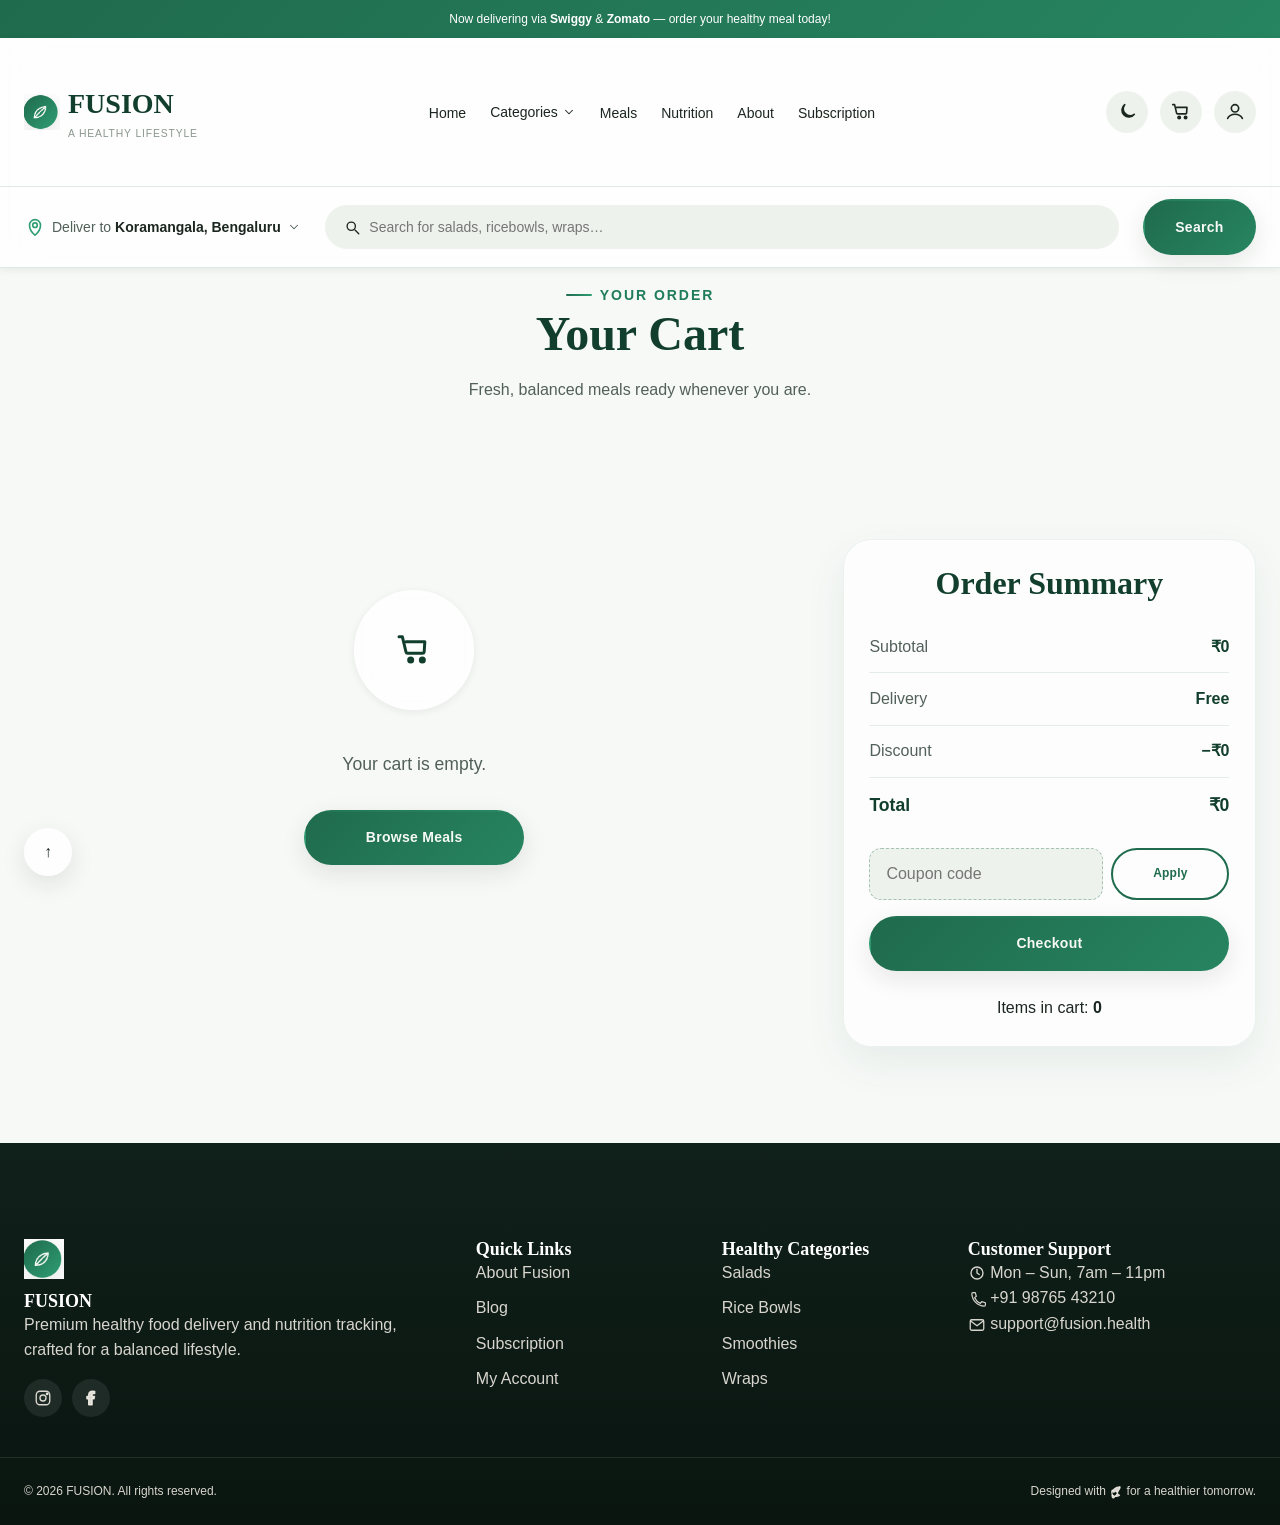
<file: Fusion/cart.html>
﻿<!DOCTYPE html>
<html lang="en">
<head>
  <meta charset="UTF-8">
  <meta name="viewport" content="width=device-width, initial-scale=1.0">
  <script>(function(){try{var t=localStorage.getItem("fusion_theme")||(matchMedia("(prefers-color-scheme: dark)").matches?"dark":"light");document.documentElement.setAttribute("data-theme",t);}catch(e){}})();</script>
  <title>Your Cart | FUSION</title>
  <meta name="description" content="Review your healthy meals and checkout with FUSION.">
  <link rel="canonical" href="cart.html">
  <link rel="stylesheet" href="css/variables.css">
  <link rel="stylesheet" href="css/style.css">
  <link rel="stylesheet" href="css/components.css">
  <link rel="stylesheet" href="css/animations.css">
  <link rel="stylesheet" href="css/responsive.css">
</head>
<body>
  <a class="skip-link" href="#main">Skip to main content</a>

  <div class="promo-bar">
    <svg class="icon promo-bar__truck" aria-hidden="true"><use href="images/icons/sprite.svg#icon-truck"></use></svg>
    <span>Now delivering via <strong>Swiggy</strong> &amp; <strong>Zomato</strong> — order your healthy meal today!</span>
  </div>

  <header>
    <nav class="navbar" aria-label="Primary navigation">
      <div class="container navbar__inner">
        <a href="index.html" class="navbar__brand">
          <span class="navbar__brand-mark" aria-hidden="true"><img src="images/icons/fusion-logo.png" alt="Fusion logo" class="navbar__brand-logo"></span>
          <span>FUSION<span class="navbar__brand-tagline">A Healthy Lifestyle</span></span>
        </a>

        <input type="checkbox" id="nav-toggle" class="navbar__toggle-input visually-hidden" aria-hidden="true">
        <label for="nav-toggle" class="navbar__toggle" aria-label="Toggle navigation menu">
          <span></span><span></span><span></span>
        </label>

        <ul class="navbar__menu" id="primary-menu">
          <li><a href="index.html">Home</a></li>
          <li class="navbar__dropdown">
            <a href="categories.html">Categories <svg class="icon navbar__dropdown__chevron"><use href="images/icons/sprite.svg#icon-chevron-down"></use></svg></a>
            <div class="navbar__dropdown__panel navbar__mega-menu">
              <div class="navbar__mega-menu__inner">
                <div class="navbar__dropdown__col">
                  <h4>Fresh &amp; Light</h4>
                  <a href="products.html?category=healthy-salads">Healthy Salads</a>
                  <a href="products.html?category=veg-rice-bowls">Veg Rice Bowls</a>
                  <a href="products.html?category=non-veg-rice-bowls">Non-Veg Rice Bowls</a>
                </div>
                <div class="navbar__dropdown__col">
                  <h4>Bread &amp; Wraps</h4>
                  <a href="products.html?category=sandwiches">Sandwiches</a>
                  <a href="products.html?category=wraps">Wraps</a>
                </div>
                <div class="navbar__dropdown__col">
                  <h4>Sweet &amp; Drinks</h4>
                  <a href="products.html?category=pancakes">Pancakes</a>
                  <a href="products.html?category=smoothies">Smoothies</a>
                  <a href="products.html?category=healthy-cakes">Healthy Cakes</a>
                </div>
                <div class="navbar__dropdown__col">
                  <h4>Meal Plans</h4>
                  <a href="subscription.html">Weekly Plans</a>
                  <a href="subscription.html">Monthly Plans</a>
                </div>
                <a href="categories.html" class="navbar__dropdown__viewall">View All Categories &rarr;</a>
              </div>
            </div>
          </li>
          <li><a href="products.html">Meals</a></li>
          <li><a href="nutrition.html">Nutrition</a></li>
          <li><a href="about.html">About</a></li>
          <li><a href="subscription.html">Subscription</a></li>
        </ul>

        <div class="navbar__actions">
          <button type="button" class="navbar__icon-btn theme-toggle" id="theme-toggle" aria-pressed="false" aria-label="Switch to dark mode"><svg class="icon icon--moon"><use href="images/icons/sprite.svg#icon-moon"></use></svg><svg class="icon icon--sun"><use href="images/icons/sprite.svg#icon-sun"></use></svg></button>
          <a href="cart.html" class="navbar__icon-btn" id="cart-icon" aria-label="View cart"><svg class="icon"><use href="images/icons/sprite.svg#icon-cart"></use></svg><span class="navbar__badge" data-cart-count>0</span></a>
          <div class="navbar__dropdown navbar__dropdown--account">
            <a href="login.html" class="navbar__icon-btn" id="account-icon" aria-label="Account / Login"><svg class="icon"><use href="images/icons/sprite.svg#icon-user"></use></svg></a>
            <div class="navbar__dropdown__panel">
              <a href="login.html"><svg class="icon icon--sm"><use href="images/icons/sprite.svg#icon-user"></use></svg> Login</a>
              <a href="signup.html"><svg class="icon icon--sm"><use href="images/icons/sprite.svg#icon-user"></use></svg> Sign Up</a>
            </div>
          </div>
        </div>
      </div>

      <form class="navbar__searchrow container" role="search" action="products.html" method="get">
        <div class="navbar__location">
          <svg class="icon icon--pin" aria-hidden="true"><use href="images/icons/sprite.svg#icon-map-pin"></use></svg>
          <span>Deliver to <strong>Koramangala, Bengaluru</strong></span>
          <svg class="icon icon--chev" aria-hidden="true"><use href="images/icons/sprite.svg#icon-chevron-down"></use></svg>
        </div>
        <div class="search-box" style="flex:1;">
          <svg class="icon icon--sm" aria-hidden="true"><use href="images/icons/sprite.svg#icon-search"></use></svg>
          <label for="header-search-input" class="visually-hidden">Search meals</label>
          <input type="search" id="header-search-input" name="q" placeholder="Search for salads, ricebowls, wraps…" autocomplete="off">
        </div>
        <button type="submit" class="btn btn--primary">Search</button>
      </form>
    </nav>
  </header>

  <main id="main" class="container section">
    <div class="section-heading reveal">
      <p class="eyebrow">Your Order</p>
      <h1>Your Cart</h1>
      <p>Fresh, balanced meals ready whenever you are.</p>
    </div>

    <section class="cart-layout" aria-label="Shopping cart section">
      <div class="cart-items" id="cart-items" aria-live="polite"></div>

      <aside class="order-summary">
        <h2>Order Summary</h2>
        <div class="order-summary__row"><span>Subtotal</span><strong id="cart-subtotal">₹0</strong></div>
        <div class="order-summary__row"><span>Delivery</span><strong id="cart-delivery">Free</strong></div>
        <div class="order-summary__row"><span>Discount</span><strong id="cart-discount">−₹0</strong></div>
        <div class="order-summary__row order-summary__total"><span>Total</span><strong id="cart-total">₹0</strong></div>

        <label for="coupon-code" class="visually-hidden">Coupon code</label>
        <div class="coupon-box">
          <input type="text" id="coupon-code" placeholder="Coupon code">
          <button type="button" class="btn btn--outline btn--sm" data-action="apply-coupon">Apply</button>
        </div>

        <button type="button" class="btn btn--primary btn--block" data-action="checkout">Checkout</button>
        <div class="mt-md text-center">
          <span class="text-sm muted">Items in cart: <strong id="cart-item-count">0</strong></span>
        </div>
      </aside>
    </section>
  </main>

  <footer class="footer">
    <div class="container footer__grid">
      <div>
        <span class="footer__brand-mark" aria-hidden="true"><img src="images/icons/fusion-logo.png" alt="Fusion logo" class="footer__brand-logo"></span>
        <h4>FUSION</h4>
        <p>Premium healthy food delivery and nutrition tracking, crafted for a balanced lifestyle.</p>
        <div class="footer__socials">
          <a href="#" aria-label="FUSION Health Cafe on Instagram (@fusionhealthcafe)"><svg class="icon icon--sm"><use href="images/icons/sprite.svg#icon-instagram"></use></svg></a>
          <a href="#" aria-label="FUSION Health Cafe on Facebook (fusion_health_cafe)"><svg class="icon icon--sm"><use href="images/icons/sprite.svg#icon-facebook"></use></svg></a>
        </div>
      </div>
      <div>
        <h4>Quick Links</h4>
        <ul class="footer__links">
          <li><a href="about.html">About Fusion</a></li>
          <li><a href="about.html#journal">Blog</a></li>
          <li><a href="subscription.html">Subscription</a></li>
          <li><a href="profile.html">My Account</a></li>
        </ul>
      </div>
      <div>
        <h4>Healthy Categories</h4>
        <ul class="footer__links">
          <li><a href="categories.html">Salads</a></li>
          <li><a href="categories.html">Rice Bowls</a></li>
          <li><a href="categories.html">Smoothies</a></li>
          <li><a href="categories.html">Wraps</a></li>
        </ul>
      </div>
      <div>
        <h4>Customer Support</h4>
        <p><svg class="icon icon--sm"><use href="images/icons/sprite.svg#icon-clock"></use></svg> Mon &ndash; Sun, 7am &ndash; 11pm</p>
        <p><svg class="icon icon--sm"><use href="images/icons/sprite.svg#icon-phone"></use></svg> +91 98765 43210</p>
        <p><svg class="icon icon--sm"><use href="images/icons/sprite.svg#icon-envelope"></use></svg> support@fusion.health</p>
      </div>
    </div>
    <div class="container footer__bottom">
      <p>&copy; 2026 FUSION. All rights reserved.</p>
      <p>Designed with <svg class="icon icon--xs" style="color:var(--color-secondary);"><use href="images/icons/sprite.svg#icon-leaf"></use></svg> for a healthier tomorrow.</p>
    </div>
  </footer>

  <a href="#main" class="back-to-top" aria-label="Back to top">↑</a>

  <script src="js/api.js"></script>
  <script src="js/cart.js"></script>
  <script src="js/render.js"></script>
  <script src="js/main.js"></script>
</body>
</html>
</file>
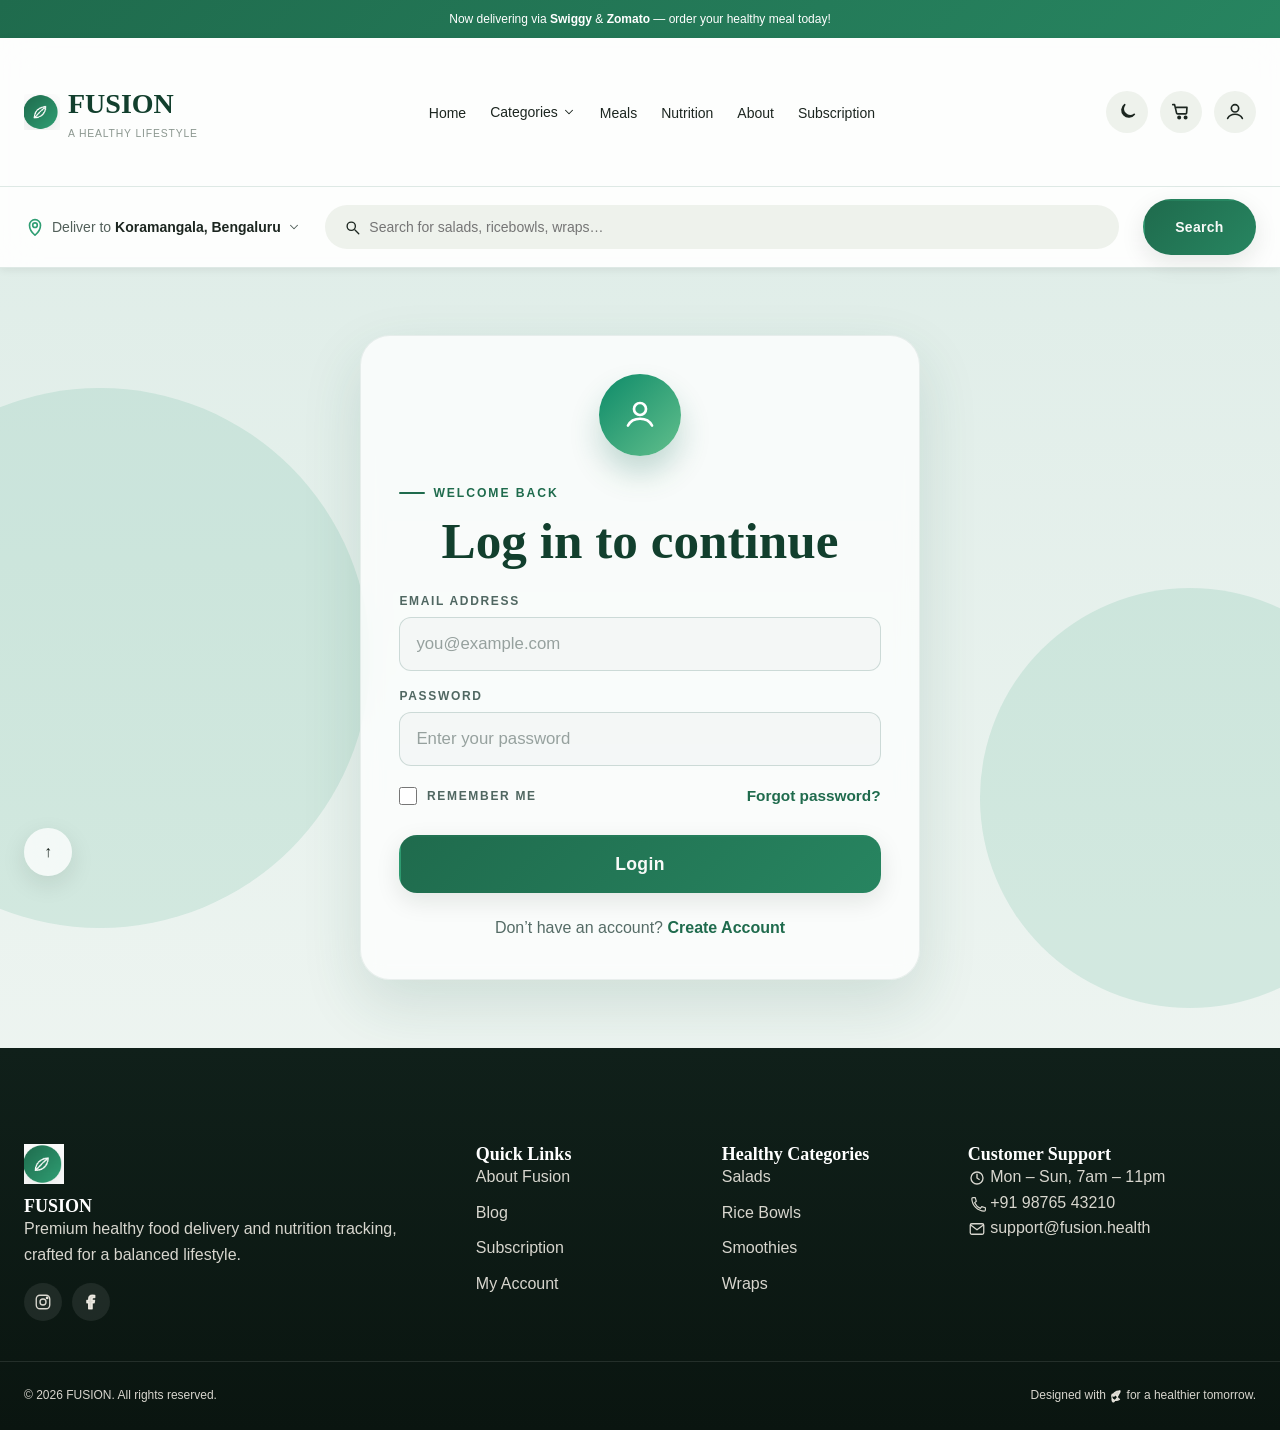
<file: Fusion/login.html>
﻿<!DOCTYPE html>
<html lang="en">
<head>
  <meta charset="UTF-8">
  <meta name="viewport" content="width=device-width, initial-scale=1.0">
  <script>(function(){try{var t=localStorage.getItem("fusion_theme")||(matchMedia("(prefers-color-scheme: dark)").matches?"dark":"light");document.documentElement.setAttribute("data-theme",t);}catch(e){}})();</script>
  <title>Login | FUSION</title>
  <meta name="description" content="Log in to your FUSION account and continue your healthy lifestyle plan.">
  <link rel="canonical" href="login.html">
  <link rel="stylesheet" href="css/variables.css">
  <link rel="stylesheet" href="css/style.css">
  <link rel="stylesheet" href="css/components.css">
  <link rel="stylesheet" href="css/animations.css">
  <link rel="stylesheet" href="css/responsive.css">
</head>
<body>
  <a class="skip-link" href="#main">Skip to main content</a>

  <div class="promo-bar">
    <svg class="icon promo-bar__truck" aria-hidden="true"><use href="images/icons/sprite.svg#icon-truck"></use></svg>
    <span>Now delivering via <strong>Swiggy</strong> &amp; <strong>Zomato</strong> — order your healthy meal today!</span>
  </div>

  <header>
    <nav class="navbar" aria-label="Primary navigation">
      <div class="container navbar__inner">
        <a href="index.html" class="navbar__brand">
          <span class="navbar__brand-mark" aria-hidden="true"><img src="images/icons/fusion-logo.png" alt="Fusion logo" class="navbar__brand-logo"></span>
          <span>FUSION<span class="navbar__brand-tagline">A Healthy Lifestyle</span></span>
        </a>

        <input type="checkbox" id="nav-toggle" class="navbar__toggle-input visually-hidden" aria-hidden="true">
        <label for="nav-toggle" class="navbar__toggle" aria-label="Toggle navigation menu">
          <span></span><span></span><span></span>
        </label>

        <ul class="navbar__menu" id="primary-menu">
          <li><a href="index.html">Home</a></li>
          <li class="navbar__dropdown">
            <a href="categories.html">Categories <svg class="icon navbar__dropdown__chevron"><use href="images/icons/sprite.svg#icon-chevron-down"></use></svg></a>
            <div class="navbar__dropdown__panel navbar__mega-menu">
              <div class="navbar__mega-menu__inner">
                <div class="navbar__dropdown__col">
                  <h4>Fresh &amp; Light</h4>
                  <a href="products.html?category=healthy-salads">Healthy Salads</a>
                  <a href="products.html?category=veg-rice-bowls">Veg Rice Bowls</a>
                  <a href="products.html?category=non-veg-rice-bowls">Non-Veg Rice Bowls</a>
                </div>
                <div class="navbar__dropdown__col">
                  <h4>Bread &amp; Wraps</h4>
                  <a href="products.html?category=sandwiches">Sandwiches</a>
                  <a href="products.html?category=wraps">Wraps</a>
                </div>
                <div class="navbar__dropdown__col">
                  <h4>Sweet &amp; Drinks</h4>
                  <a href="products.html?category=pancakes">Pancakes</a>
                  <a href="products.html?category=smoothies">Smoothies</a>
                  <a href="products.html?category=healthy-cakes">Healthy Cakes</a>
                </div>
                <div class="navbar__dropdown__col">
                  <h4>Meal Plans</h4>
                  <a href="subscription.html">Weekly Plans</a>
                  <a href="subscription.html">Monthly Plans</a>
                </div>
                <a href="categories.html" class="navbar__dropdown__viewall">View All Categories &rarr;</a>
              </div>
            </div>
          </li>
          <li><a href="products.html">Meals</a></li>
          <li><a href="nutrition.html">Nutrition</a></li>
          <li><a href="about.html">About</a></li>
          <li><a href="subscription.html">Subscription</a></li>
        </ul>

        <div class="navbar__actions">
          <button type="button" class="navbar__icon-btn theme-toggle" id="theme-toggle" aria-pressed="false" aria-label="Switch to dark mode"><svg class="icon icon--moon"><use href="images/icons/sprite.svg#icon-moon"></use></svg><svg class="icon icon--sun"><use href="images/icons/sprite.svg#icon-sun"></use></svg></button>
          <a href="cart.html" class="navbar__icon-btn" id="cart-icon" aria-label="View cart"><svg class="icon"><use href="images/icons/sprite.svg#icon-cart"></use></svg><span class="navbar__badge" data-cart-count>0</span></a>
          <div class="navbar__dropdown navbar__dropdown--account">
            <a href="login.html" class="navbar__icon-btn" id="account-icon" aria-label="Account / Login"><svg class="icon"><use href="images/icons/sprite.svg#icon-user"></use></svg></a>
            <div class="navbar__dropdown__panel">
              <a href="login.html"><svg class="icon icon--sm"><use href="images/icons/sprite.svg#icon-user"></use></svg> Login</a>
              <a href="signup.html"><svg class="icon icon--sm"><use href="images/icons/sprite.svg#icon-user"></use></svg> Sign Up</a>
            </div>
          </div>
        </div>
      </div>

      <form class="navbar__searchrow container" role="search" action="products.html" method="get">
        <div class="navbar__location">
          <svg class="icon icon--pin" aria-hidden="true"><use href="images/icons/sprite.svg#icon-map-pin"></use></svg>
          <span>Deliver to <strong>Koramangala, Bengaluru</strong></span>
          <svg class="icon icon--chev" aria-hidden="true"><use href="images/icons/sprite.svg#icon-chevron-down"></use></svg>
        </div>
        <div class="search-box" style="flex:1;">
          <svg class="icon icon--sm" aria-hidden="true"><use href="images/icons/sprite.svg#icon-search"></use></svg>
          <label for="header-search-input" class="visually-hidden">Search meals</label>
          <input type="search" id="header-search-input" name="q" placeholder="Search for salads, ricebowls, wraps…" autocomplete="off">
        </div>
        <button type="submit" class="btn btn--primary">Search</button>
      </form>
    </nav>
  </header>

  <main id="main" class="auth-page">
    <section class="auth-card reveal" aria-labelledby="login-heading">
      <div class="auth-mark" aria-hidden="true"><svg class="icon icon--xl"><use href="images/icons/sprite.svg#icon-user"></use></svg></div>
      <p class="eyebrow">Welcome back</p>
      <h1 id="login-heading">Log in to continue</h1>

      <form id="login-form" class="auth-form" action="#" method="post">
        <div class="form-field">
          <label for="login-email">Email address</label>
          <input type="email" id="login-email" name="email" placeholder="you@example.com" required>
        </div>

        <div class="form-field">
          <label for="login-password">Password</label>
          <input type="password" id="login-password" name="password" placeholder="Enter your password" required>
        </div>

        <div class="auth-options">
          <label class="form-check"><input type="checkbox"> Remember me</label>
          <a href="#">Forgot password?</a>
        </div>

        <button type="submit" class="btn btn--primary btn--block auth-submit">Login</button>
      </form>

      <p class="auth-switch">Don’t have an account? <a href="signup.html">Create Account</a></p>
    </section>
  </main>

  <footer class="footer">
    <div class="container footer__grid">
      <div>
        <span class="footer__brand-mark" aria-hidden="true"><img src="images/icons/fusion-logo.png" alt="Fusion logo" class="footer__brand-logo"></span>
        <h4>FUSION</h4>
        <p>Premium healthy food delivery and nutrition tracking, crafted for a balanced lifestyle.</p>
        <div class="footer__socials">
          <a href="#" aria-label="FUSION Health Cafe on Instagram (@fusionhealthcafe)"><svg class="icon icon--sm"><use href="images/icons/sprite.svg#icon-instagram"></use></svg></a>
          <a href="#" aria-label="FUSION Health Cafe on Facebook (fusion_health_cafe)"><svg class="icon icon--sm"><use href="images/icons/sprite.svg#icon-facebook"></use></svg></a>
        </div>
      </div>
      <div>
        <h4>Quick Links</h4>
        <ul class="footer__links">
          <li><a href="about.html">About Fusion</a></li>
          <li><a href="about.html#journal">Blog</a></li>
          <li><a href="subscription.html">Subscription</a></li>
          <li><a href="profile.html">My Account</a></li>
        </ul>
      </div>
      <div>
        <h4>Healthy Categories</h4>
        <ul class="footer__links">
          <li><a href="categories.html">Salads</a></li>
          <li><a href="categories.html">Rice Bowls</a></li>
          <li><a href="categories.html">Smoothies</a></li>
          <li><a href="categories.html">Wraps</a></li>
        </ul>
      </div>
      <div>
        <h4>Customer Support</h4>
        <p><svg class="icon icon--sm"><use href="images/icons/sprite.svg#icon-clock"></use></svg> Mon &ndash; Sun, 7am &ndash; 11pm</p>
        <p><svg class="icon icon--sm"><use href="images/icons/sprite.svg#icon-phone"></use></svg> +91 98765 43210</p>
        <p><svg class="icon icon--sm"><use href="images/icons/sprite.svg#icon-envelope"></use></svg> support@fusion.health</p>
      </div>
    </div>
    <div class="container footer__bottom">
      <p>&copy; 2026 FUSION. All rights reserved.</p>
      <p>Designed with <svg class="icon icon--xs" style="color:var(--color-secondary);"><use href="images/icons/sprite.svg#icon-leaf"></use></svg> for a healthier tomorrow.</p>
    </div>
  </footer>

  <a href="#main" class="back-to-top" aria-label="Back to top">↑</a>

  <script src="js/api.js"></script>
  <script src="js/cart.js"></script>
  <script src="js/render.js"></script>
  <script src="js/main.js"></script>
</body>
</html>
</file>
<file: Fusion/css/variables.css>
/* ==========================================================================
   FUSION — DESIGN SYSTEM TOKENS
   A Healthy Lifestyle | Premium Design Variables
   ========================================================================== */

:root {

  /* ---------- BRAND COLORS — "Emerald Professional" ---------- */
  --color-primary: #1f6b4d;          /* Deep Emerald */
  --color-primary-light: #2b8563;
  --color-primary-dark: #123f2d;
  --color-secondary: #2f9e73;        /* Teal-Green */
  --color-secondary-light: #4fbb8e;
  --color-secondary-dark: #1f7d59;
  --color-accent: #e07a3f;           /* Warm Amber-Orange */
  --color-accent-light: #f2985f;
  --color-accent-dark: #b85c26;

  /* ---------- SEMANTIC COLORS ---------- */
  --color-success: #2f9e73;
  --color-warning: #e0a83c;
  --color-danger: #d64545;
  --color-info: #3f8ee3;

  /* ---------- BACKGROUNDS ---------- */
  --color-bg: #f7f9f7;               /* Crisp Cool Off-White */
  --color-bg-alt: #eef4f0;           /* Soft Mint Tint */
  --color-bg-beige: #eef2ec;         /* Cool Light Sage Neutral */
  --color-bg-dark: #10201a;

  /* ---------- CARD / SURFACE ---------- */
  --color-card: #ffffff;
  --color-card-glass: rgba(255, 255, 255, 0.55);
  --color-card-glass-strong: rgba(255, 255, 255, 0.75);
  --color-card-dark-glass: rgba(16, 32, 26, 0.55);

  /* ---------- TEXT ---------- */
  --color-text: #1c2620;
  --color-text-muted: #52605a;
  --color-text-soft: #8b978f;
  --color-text-inverse: #f7f9f7;

  /* ---------- BORDERS ---------- */
  --color-border: rgba(31, 107, 77, 0.14);
  --color-border-light: rgba(255, 255, 255, 0.4);
  --color-border-strong: rgba(31, 107, 77, 0.35);

  /* ---------- SHADOWS ---------- */
  --shadow-sm: 0 2px 8px rgba(16, 25, 20, 0.07);
  --shadow-md: 0 8px 24px rgba(16, 25, 20, 0.10);
  --shadow-lg: 0 16px 40px rgba(16, 25, 20, 0.14);
  --shadow-xl: 0 24px 60px rgba(16, 25, 20, 0.18);
  --shadow-glow-green: 0 0 32px rgba(47, 158, 115, 0.35);
  --shadow-glow-red: 0 0 32px rgba(224, 122, 63, 0.30);
  --shadow-glow-berry: 0 0 32px rgba(194, 67, 138, 0.35);
  --shadow-glow-citrus: 0 0 32px rgba(224, 163, 60, 0.35);
  --shadow-glow-ocean: 0 0 32px rgba(47, 143, 157, 0.35);
  --shadow-inset: inset 0 1px 0 rgba(255, 255, 255, 0.6);

  /* ---------- GRADIENTS ---------- */
  --gradient-primary: linear-gradient(135deg, var(--color-primary) 0%, var(--color-secondary) 100%);
  --gradient-hero: linear-gradient(120deg, #eef4f0 0%, #f7f9f7 45%, #e7f1eb 100%);
  --gradient-accent: linear-gradient(135deg, #f2985f 0%, #e07a3f 100%);
  --gradient-green: linear-gradient(135deg, #4fbb8e 0%, #1f7d59 100%);
  --gradient-warm: linear-gradient(135deg, #f2b76a 0%, #e07a3f 100%);
  --gradient-footer: linear-gradient(180deg, #10201a 0%, #0a1510 100%);
  --gradient-radial-glow: radial-gradient(circle at 30% 30%, rgba(47, 158, 115, 0.35), transparent 60%);
  --gradient-overlay: linear-gradient(180deg, rgba(16,25,20,0) 0%, rgba(16,25,20,0.55) 100%);
  --gradient-border: linear-gradient(135deg, var(--color-secondary), var(--color-accent));

  /* ---------- EXTRA CATEGORY GRADIENTS (unique attractive colorways) ---------- */
  --gradient-berry: linear-gradient(135deg, #b23e78 0%, #6b1f4f 100%);
  --gradient-citrus: linear-gradient(135deg, #e0a83c 0%, #c9762a 100%);
  --gradient-ocean: linear-gradient(135deg, #2f8f9d 0%, #1c5560 100%);
  --gradient-grape: linear-gradient(135deg, #6d5a9e 0%, #3c2a63 100%);
  --gradient-mint: linear-gradient(135deg, #3ba589 0%, #1f6d5a 100%);
  --gradient-cocoa: linear-gradient(135deg, #a9723f 0%, #5a3a1e 100%);
  --gradient-card-soft: linear-gradient(160deg, #ffffff 0%, #f7f9f7 55%, #eef4f0 100%);

  /* ---------- RADIUS ---------- */
  --radius-xs: 6px;
  --radius-sm: 12px;
  --radius-md: 18px;
  --radius-lg: 28px;
  --radius-xl: 40px;
  --radius-full: 999px;

  /* ---------- SPACING SCALE ---------- */
  --space-3xs: 0.25rem;
  --space-2xs: 0.5rem;
  --space-xs: 0.75rem;
  --space-sm: 1rem;
  --space-md: 1.5rem;
  --space-lg: 2.5rem;
  --space-xl: 4rem;
  --space-2xl: 6rem;
  --space-3xl: 8rem;

  /* ---------- TRANSITIONS ---------- */
  --transition-fast: 0.18s ease;
  --transition-base: 0.32s cubic-bezier(0.22, 1, 0.36, 1);
  --transition-slow: 0.6s cubic-bezier(0.22, 1, 0.36, 1);
  --transition-bounce: 0.5s cubic-bezier(0.34, 1.56, 0.64, 1);

  /* ---------- LAYOUT ---------- */
  --container-max: 1320px;
  --container-narrow: 860px;
  --header-height: 84px;
  --blur-glass: 18px;

  /* ---------- TYPOGRAPHY ---------- */
  --font-heading: "Georgia", "Playfair Display", serif;
  --font-body: "Segoe UI", "Helvetica Neue", Arial, sans-serif;
  --fs-xs: 0.75rem;
  --fs-sm: 0.875rem;
  --fs-base: 1rem;
  --fs-md: 1.125rem;
  --fs-lg: 1.375rem;
  --fs-xl: 1.75rem;
  --fs-2xl: 2.25rem;
  --fs-3xl: 3rem;
  --fs-4xl: 3.75rem;
  --fw-regular: 400;
  --fw-medium: 500;
  --fw-semibold: 600;
  --fw-bold: 700;
  --lh-tight: 1.15;
  --lh-normal: 1.6;
  --lh-loose: 1.9;

  /* ---------- Z-INDEX ---------- */
  --z-navbar: 1000;
  --z-fixed: 900;
  --z-overlay: 800;
  --z-dropdown: 700;
}

/* ==========================================================================
   DARK THEME TOKENS (prepared for future JS theme-switcher)
   Toggled via [data-theme="dark"] on <html> or <body>
   ========================================================================== */
:root[data-theme="dark"] {
  --color-bg: #0e1a15;
  --color-bg-alt: #142720;
  --color-bg-beige: #16281f;
  --color-card: #16281f;
  --color-card-glass: rgba(20, 39, 32, 0.55);
  --color-card-glass-strong: rgba(20, 39, 32, 0.78);
  --color-text: #eef4f0;
  --color-text-muted: #b9c7bf;
  --color-text-soft: #8b978f;
  --color-text-inverse: #101d17;
  --color-border: rgba(255, 255, 255, 0.10);
  --color-border-light: rgba(255, 255, 255, 0.14);
  --color-border-strong: rgba(255, 255, 255, 0.22);
  --gradient-hero: linear-gradient(120deg, #142720 0%, #0e1a15 45%, #16281f 100%);
  --shadow-sm: 0 2px 8px rgba(0, 0, 0, 0.30);
  --shadow-md: 0 8px 24px rgba(0, 0, 0, 0.36);
  --shadow-lg: 0 16px 40px rgba(0, 0, 0, 0.42);
  --shadow-xl: 0 24px 60px rgba(0, 0, 0, 0.5);

  /* --color-primary-dark / --color-secondary-dark are used everywhere as a
     TEXT color (headings, eyebrows, tags) meant to read against light
     surfaces. In dark mode most of those surfaces are now dark, so the
     brand's literal dark-green shades go near-invisible — brighten them
     here rather than at each call site. --color-primary / --color-secondary
     stay untouched since those double as gradient stops that already read
     fine on dark backgrounds. */
  --color-primary-dark: #eaf6ef;
  --color-secondary-dark: #5ecb98;

  /* .product-card is the one component styled with a literal white gradient
     instead of --color-card — redefine it here too or its heading/text
     (which correctly read --color-primary-dark/--color-text) end up
     legible-on-white text painted onto a card that's still white. */
  --gradient-card-soft: linear-gradient(160deg, #1a3327 0%, #16281f 55%, #122219 100%);
}
</file>
<file: Fusion/css/style.css>
/* ==========================================================================
   FUSION — BASE STYLESHEET
   Reset, typography, layout primitives, image placeholder system
   ========================================================================== */

/* ---------- RESET ---------- */
*,
*::before,
*::after {
  box-sizing: border-box;
  margin: 0;
  padding: 0;
}

html {
  scroll-behavior: smooth;
  -webkit-text-size-adjust: 100%;
}

body {
  font-family: var(--font-body);
  font-size: var(--fs-base);
  line-height: var(--lh-normal);
  color: var(--color-text);
  background-color: var(--color-bg);
  overflow-x: hidden;
  min-height: 100vh;
}

img,
picture,
svg {
  display: block;
  max-width: 100%;
}

ul,
ol {
  list-style: none;
}

a {
  color: inherit;
  text-decoration: none;
}

button,
input,
select,
textarea {
  font: inherit;
  color: inherit;
}

button {
  cursor: pointer;
  background: none;
  border: none;
}

table {
  border-collapse: collapse;
  width: 100%;
}

/* ---------- ACCESSIBILITY ---------- */
.visually-hidden {
  position: absolute !important;
  width: 1px;
  height: 1px;
  padding: 0;
  margin: -1px;
  overflow: hidden;
  clip: rect(0, 0, 0, 0);
  white-space: nowrap;
  border: 0;
}

.skip-link {
  position: absolute;
  top: -60px;
  left: var(--space-sm);
  z-index: 2000;
  background: var(--color-primary);
  color: var(--color-text-inverse);
  padding: var(--space-xs) var(--space-sm);
  border-radius: var(--radius-xs);
  transition: top var(--transition-fast);
}

.skip-link:focus {
  top: var(--space-sm);
}

:focus-visible {
  outline: 3px solid var(--color-secondary);
  outline-offset: 3px;
}

@media (prefers-reduced-motion: reduce) {
  *,
  *::before,
  *::after {
    animation-duration: 0.001ms !important;
    animation-iteration-count: 1 !important;
    transition-duration: 0.001ms !important;
    scroll-behavior: auto !important;
  }
}

/* ---------- TYPOGRAPHY ---------- */
h1, h2, h3, h4, h5, h6 {
  font-family: var(--font-heading);
  line-height: var(--lh-tight);
  font-weight: var(--fw-bold);
  color: var(--color-primary-dark);
}

h1 { font-size: var(--fs-3xl); }
h2 { font-size: var(--fs-2xl); }
h3 { font-size: var(--fs-xl); }
h4 { font-size: var(--fs-md); }

p { color: var(--color-text-muted); }

.eyebrow {
  display: inline-flex;
  align-items: center;
  gap: var(--space-2xs);
  font-size: var(--fs-sm);
  font-weight: var(--fw-semibold);
  letter-spacing: 0.14em;
  text-transform: uppercase;
  color: var(--color-secondary-dark);
}

.eyebrow::before {
  content: "";
  width: 26px;
  height: 2px;
  background: var(--gradient-primary);
  border-radius: var(--radius-full);
}

.section-heading {
  max-width: var(--container-narrow);
  margin-inline: auto;
  text-align: center;
  margin-bottom: var(--space-lg);
}

.section-heading h2 {
  margin-top: var(--space-2xs);
}

.section-heading p {
  margin-top: var(--space-sm);
}

.text-gradient {
  background: var(--gradient-primary);
  -webkit-background-clip: text;
  background-clip: text;
  color: transparent;
}

/* ---------- LAYOUT ---------- */
.container {
  width: 100%;
  max-width: var(--container-max);
  margin-inline: auto;
  padding-inline: var(--space-md);
}

.container--narrow {
  max-width: var(--container-narrow);
}

main {
  display: block;
}

section {
  padding-block: var(--space-2xl);
  position: relative;
}

.section--tight {
  padding-block: var(--space-xl);
}

.section--alt {
  background: var(--color-bg-beige);
}

.grid {
  display: grid;
  gap: var(--space-md);
}

.grid--2 { grid-template-columns: repeat(1, 1fr); }
.grid--3 { grid-template-columns: repeat(1, 1fr); }
.grid--4 { grid-template-columns: repeat(1, 1fr); }

.flex {
  display: flex;
}

.flex--center {
  align-items: center;
  justify-content: center;
}

.flex--between {
  align-items: center;
  justify-content: space-between;
}

.flex--wrap {
  flex-wrap: wrap;
}

.flex--gap-sm { gap: var(--space-xs); }
.flex--gap-md { gap: var(--space-md); }

/* ---------- ORGANIC BACKDROP SHAPES ---------- */
.organic-shape {
  position: absolute;
  z-index: 0;
  filter: blur(2px);
  opacity: 0.55;
  pointer-events: none;
}

.organic-shape--blob-1 {
  width: 340px;
  height: 340px;
  top: -80px;
  left: -100px;
  background: var(--gradient-green);
  border-radius: 42% 58% 65% 35% / 45% 45% 55% 55%;
  animation: blobMorph 14s ease-in-out infinite;
}

.organic-shape--blob-2 {
  width: 280px;
  height: 280px;
  bottom: -60px;
  right: -80px;
  background: var(--gradient-warm);
  border-radius: 60% 40% 30% 70% / 60% 30% 70% 40%;
  animation: blobMorph 18s ease-in-out infinite reverse;
}

.pattern-overlay {
  position: absolute;
  inset: 0;
  background-image: radial-gradient(rgba(74, 93, 35, 0.08) 1.5px, transparent 1.5px);
  background-size: 26px 26px;
  z-index: 0;
  pointer-events: none;
}

/* ---------- IMAGE PLACEHOLDER SYSTEM ---------- */
.img-placeholder {
  position: relative;
  display: flex;
  align-items: center;
  justify-content: center;
  width: 100%;
  aspect-ratio: 4 / 3;
  border-radius: var(--radius-md);
  background: linear-gradient(135deg, #eef2df 0%, #fbeee1 100%);
  overflow: hidden;
  isolation: isolate;
}

.img-placeholder::before {
  content: "";
  position: absolute;
  inset: 0;
  background-image:
    linear-gradient(120deg, rgba(255,255,255,0.5) 0%, transparent 40%),
    repeating-linear-gradient(45deg, rgba(74,93,35,0.05) 0 12px, transparent 12px 24px);
}

.img-placeholder__icon {
  position: relative;
  z-index: 1;
  font-size: 2.5rem;
  filter: drop-shadow(0 6px 10px rgba(35,41,26,0.15));
}

.img-placeholder__label {
  position: absolute;
  bottom: var(--space-2xs);
  right: var(--space-xs);
  z-index: 1;
  font-size: var(--fs-xs);
  color: var(--color-text-soft);
  background: var(--color-card-glass-strong);
  padding: 2px 8px;
  border-radius: var(--radius-full);
  letter-spacing: 0.04em;
}

.img-placeholder--square { aspect-ratio: 1 / 1; }
.img-placeholder--wide { aspect-ratio: 16 / 9; }
.img-placeholder--tall { aspect-ratio: 3 / 4; }
.img-placeholder--round { border-radius: var(--radius-full); }

.img-placeholder--hero {
  aspect-ratio: 1 / 1;
  border-radius: var(--radius-xl);
  background: var(--gradient-hero);
  box-shadow: var(--shadow-xl);
}

/* thumbnail-scale placeholder */
.img-placeholder--thumb {
  aspect-ratio: 1 / 1;
  border-radius: var(--radius-sm);
}

/* avatar-scale placeholder */
.img-placeholder--avatar {
  aspect-ratio: 1 / 1;
  border-radius: var(--radius-full);
  width: 76px;
}

/* ---------- UTILITIES ---------- */
.text-center { text-align: center; }
.mt-sm { margin-top: var(--space-sm); }
.mt-md { margin-top: var(--space-md); }
.mt-lg { margin-top: var(--space-lg); }
.mb-sm { margin-bottom: var(--space-sm); }
.mb-md { margin-bottom: var(--space-md); }
.mb-lg { margin-bottom: var(--space-lg); }
</file>
<file: Fusion/css/components.css>
/* ==========================================================================
   FUSION — COMPONENTS
   Reusable UI components (BEM). Navbar, Footer, Buttons, Cards, Forms, etc.
   ========================================================================== */

/* ==========================================================================
   ICON SYSTEM (inline SVG sprite, no raster images)
   ========================================================================== */
.icon {
  display: inline-block;
  vertical-align: middle;
  width: 22px;
  height: 22px;
  flex-shrink: 0;
  fill: none;
  stroke: currentColor;
  stroke-width: 1.8;
  stroke-linecap: round;
  stroke-linejoin: round;
}

.icon--xs { width: 14px; height: 14px; }
.icon--sm { width: 18px; height: 18px; }
.icon--lg { width: 28px; height: 28px; }
.icon--xl { width: 36px; height: 36px; }
.icon--filled { fill: currentColor; stroke: none; }

/* Gradient "photo" badge — replaces image placeholders across the site */
.icon-badge {
  display: inline-flex;
  align-items: center;
  justify-content: center;
  flex-shrink: 0;
  width: 64px;
  height: 64px;
  border-radius: var(--radius-full);
  background: var(--gradient-primary);
  color: #fff;
  box-shadow: var(--shadow-glow-green);
  transition: transform var(--transition-bounce), box-shadow var(--transition-base);
}

.icon-badge .icon { width: 30px; height: 30px; stroke-width: 1.6; }

.icon-badge--xs { width: 40px; height: 40px; } .icon-badge--xs .icon { width: 18px; height: 18px; }
.icon-badge--sm { width: 48px; height: 48px; } .icon-badge--sm .icon { width: 22px; height: 22px; }
.icon-badge--lg { width: 88px; height: 88px; } .icon-badge--lg .icon { width: 40px; height: 40px; }
.icon-badge--xl { width: 120px; height: 120px; } .icon-badge--xl .icon { width: 54px; height: 54px; }

.icon-badge--square { border-radius: var(--radius-lg); }

.icon-badge--green   { background: var(--gradient-green);  box-shadow: var(--shadow-glow-green); }
.icon-badge--warm    { background: var(--gradient-warm);    box-shadow: 0 0 32px rgba(255, 140, 80, 0.35); }
.icon-badge--accent  { background: var(--gradient-accent);  box-shadow: var(--shadow-glow-red); }
.icon-badge--berry   { background: var(--gradient-berry);   box-shadow: var(--shadow-glow-berry); }
.icon-badge--citrus  { background: var(--gradient-citrus);  box-shadow: var(--shadow-glow-citrus); }
.icon-badge--ocean   { background: var(--gradient-ocean);   box-shadow: var(--shadow-glow-ocean); }
.icon-badge--grape   { background: var(--gradient-grape);   box-shadow: 0 0 32px rgba(123, 94, 167, 0.35); }
.icon-badge--mint    { background: var(--gradient-mint);    box-shadow: 0 0 32px rgba(59, 165, 137, 0.35); }
.icon-badge--cocoa   { background: var(--gradient-cocoa);   box-shadow: 0 0 32px rgba(169, 114, 63, 0.35); }

.icon-badge--glass {
  background: var(--color-card-glass-strong);
  backdrop-filter: blur(var(--blur-glass));
  -webkit-backdrop-filter: blur(var(--blur-glass));
  color: var(--color-primary-dark);
  box-shadow: var(--shadow-sm);
  border: 1px solid var(--color-border-light);
}

.card:hover .icon-badge,
.product-card:hover .icon-badge,
.category-card:hover .icon-badge {
  transform: scale(1.12) rotate(-6deg);
}

/* Full-bleed icon banner — replaces the old .img-placeholder box on cards */
.icon-banner {
  position: relative;
  display: flex;
  align-items: center;
  justify-content: center;
  width: 100%;
  aspect-ratio: 4 / 3;
  overflow: hidden;
  color: #fff;
  background: var(--gradient-primary);
  background-size: 200% 200%;
  animation: gradientShift 10s ease infinite;
}

.icon-banner .icon { width: 25%; height: 25%; min-width: 44px; min-height: 44px; stroke-width: 1.3; filter: drop-shadow(0 6px 14px rgba(0,0,0,0.18)); }

.icon-banner--green  { background-image: var(--gradient-green); }
.icon-banner--warm   { background-image: var(--gradient-warm); }
.icon-banner--accent { background-image: var(--gradient-accent); }
.icon-banner--berry  { background-image: var(--gradient-berry); }
.icon-banner--citrus { background-image: var(--gradient-citrus); }
.icon-banner--ocean  { background-image: var(--gradient-ocean); }
.icon-banner--grape  { background-image: var(--gradient-grape); }
.icon-banner--mint   { background-image: var(--gradient-mint); }
.icon-banner--cocoa  { background-image: var(--gradient-cocoa); }
.icon-banner--square { aspect-ratio: 1 / 1; }
.icon-banner--wide { aspect-ratio: 16 / 9; }

/* Real photo variant — a real product image fills the banner instead of
   the animated gradient (used on the single-product gallery). */
.icon-banner--photo {
  background-size: cover;
  background-position: center;
  animation: none;
}

.icon-banner::after {
  content: "";
  position: absolute;
  inset: 0;
  background: radial-gradient(circle at 30% 20%, rgba(255,255,255,0.25), transparent 55%);
  pointer-events: none;
}

/* Gradient background utility classes (used instead of inline styles) */
.bg-gradient-primary { background: var(--gradient-primary); }
.bg-gradient-green   { background: var(--gradient-green); }
.bg-gradient-warm    { background: var(--gradient-warm); }
.bg-gradient-accent  { background: var(--gradient-accent); }
.bg-gradient-berry   { background: var(--gradient-berry); }
.bg-gradient-citrus  { background: var(--gradient-citrus); }
.bg-gradient-ocean   { background: var(--gradient-ocean); }
.bg-gradient-grape   { background: var(--gradient-grape); }
.bg-gradient-mint    { background: var(--gradient-mint); }
.bg-gradient-cocoa   { background: var(--gradient-cocoa); }
.bg-gradient-animated { background-size: 200% 200%; animation: gradientShift 12s ease infinite; }

/* ==========================================================================
   SCROLL-REVEAL (progressive enhancement — visible without JS)
   ========================================================================== */
.js .reveal {
  opacity: 0;
  transform: translateY(44px);
  transition: opacity 0.8s cubic-bezier(0.22, 1, 0.36, 1), transform 0.8s cubic-bezier(0.22, 1, 0.36, 1);
}
.js .reveal--left { transform: translateX(-60px); }
.js .reveal--right { transform: translateX(60px); }
.js .reveal--zoom { transform: scale(0.85); }
.js .reveal.is-visible {
  opacity: 1;
  transform: translateY(0) translateX(0) scale(1);
}
.js .reveal-stagger > * {
  opacity: 0;
  transform: translateY(44px);
  transition: opacity 0.7s cubic-bezier(0.22, 1, 0.36, 1), transform 0.7s cubic-bezier(0.22, 1, 0.36, 1);
}
.js .reveal-stagger.is-visible > * { opacity: 1; transform: translateY(0); }
.js .reveal-stagger.is-visible > *:nth-child(1) { transition-delay: 0.05s; }
.js .reveal-stagger.is-visible > *:nth-child(2) { transition-delay: 0.15s; }
.js .reveal-stagger.is-visible > *:nth-child(3) { transition-delay: 0.25s; }
.js .reveal-stagger.is-visible > *:nth-child(4) { transition-delay: 0.35s; }
.js .reveal-stagger.is-visible > *:nth-child(5) { transition-delay: 0.45s; }
.js .reveal-stagger.is-visible > *:nth-child(6) { transition-delay: 0.55s; }
.js .reveal-stagger.is-visible > *:nth-child(7) { transition-delay: 0.65s; }
.js .reveal-stagger.is-visible > *:nth-child(8) { transition-delay: 0.75s; }

/* Parallax-style fixed backgrounds (gradient-based, no images) */
.parallax-band {
  background-attachment: fixed;
  background-position: center;
  background-size: cover;
  position: relative;
}
@media (max-width: 767px) {
  /* background-attachment:fixed is unreliable on mobile Safari/Chrome — fall back to scroll */
  .parallax-band,
  .hero--banner { background-attachment: scroll; }
  .hero--home { min-height: 440px; }
}

.hover-lift { transition: transform var(--transition-base), box-shadow var(--transition-base); }
.hover-lift:hover { transform: translateY(-10px); }

/* ==========================================================================
   BUTTONS
   ========================================================================== */
.btn {
  display: inline-flex;
  align-items: center;
  justify-content: center;
  gap: var(--space-2xs);
  padding: 0.9rem 1.9rem;
  border-radius: var(--radius-full);
  font-weight: var(--fw-semibold);
  font-size: var(--fs-sm);
  letter-spacing: 0.02em;
  border: 2px solid transparent;
  transition: transform var(--transition-base), box-shadow var(--transition-base), background var(--transition-base), color var(--transition-base);
  white-space: nowrap;
}

.btn:active { transform: translateY(1px) scale(0.98); }

.btn--primary {
  background: var(--gradient-primary);
  background-size: 200% 200%;
  color: var(--color-text-inverse);
  box-shadow: var(--shadow-md);
}

.btn--primary:hover {
  box-shadow: var(--shadow-glow-green);
  transform: translateY(-3px);
  background-position: 100% 0;
}

.btn--accent {
  background: var(--gradient-accent);
  color: var(--color-text-inverse);
  box-shadow: var(--shadow-md);
}

.btn--accent:hover {
  box-shadow: var(--shadow-glow-red);
  transform: translateY(-3px);
}

.btn--outline {
  background: transparent;
  border-color: var(--color-primary);
  color: var(--color-primary);
}

.btn--outline:hover {
  background: var(--color-primary);
  color: var(--color-text-inverse);
  transform: translateY(-3px);
}

.btn--ghost {
  background: var(--color-card-glass);
  backdrop-filter: blur(var(--blur-glass));
  -webkit-backdrop-filter: blur(var(--blur-glass));
  border-color: var(--color-border-light);
  color: var(--color-primary-dark);
}

.btn--ghost:hover {
  background: var(--color-card-glass-strong);
  transform: translateY(-3px);
}

.btn--sm { padding: 0.55rem 1.2rem; font-size: var(--fs-xs); }
.btn--lg { padding: 1.1rem 2.4rem; font-size: var(--fs-md); }
.btn--block { width: 100%; }

.btn--icon {
  width: 46px;
  height: 46px;
  padding: 0;
  border-radius: var(--radius-full);
}

/* ==========================================================================
   GLASS / CARD SURFACES
   ========================================================================== */
.glass {
  background: var(--color-card-glass);
  backdrop-filter: blur(var(--blur-glass));
  -webkit-backdrop-filter: blur(var(--blur-glass));
  border: 1px solid var(--color-border-light);
}

.card {
  background: var(--color-card);
  border-radius: var(--radius-md);
  box-shadow: var(--shadow-md);
  transition: transform var(--transition-base), box-shadow var(--transition-base);
  border: 1px solid var(--color-border);
}

.card:hover {
  transform: translateY(-8px);
  box-shadow: var(--shadow-xl);
}

.card--gradient-border {
  position: relative;
  border: none;
}

.card--gradient-border::before {
  content: "";
  position: absolute;
  inset: 0;
  padding: 2px;
  border-radius: inherit;
  background: var(--gradient-border);
  --webkit-mask: linear-gradient(#fff 0 0) content-box, linear-gradient(#fff 0 0);
  -webkit-mask-composite: xor;
  mask-composite: exclude;
  pointer-events: none;
}

/* ==========================================================================
   PROMO BAR (scrolls away with the page — not sticky)
   ========================================================================== */
.promo-bar {
  position: relative;
  overflow: hidden;
  background: var(--gradient-primary);
  background-size: 200% 200%;
  animation: gradientShift 14s ease infinite;
  color: #fff;
  text-align: center;
  font-size: var(--fs-xs);
  font-weight: var(--fw-medium);
  padding: 0.6rem var(--space-sm);
  display: flex;
  align-items: center;
  justify-content: center;
  gap: 8px;
  flex-wrap: wrap;
}

.promo-bar .icon { width: 16px; height: 16px; flex-shrink: 0; }

/* Delivery truck drives across the full width of the bar, on a loop,
   independently of the centered text next to it — it pulses bigger as it
   passes over the centered text (see js/main.js for the matching horn sound). */
.promo-bar__truck {
  position: absolute;
  top: 50%;
  left: -8%;
  width: 20px;
  height: 20px;
  color: maroon;
  transform: translateY(-50%) scale(1);
  animation: promoTruckDrive 9s linear infinite;
}

@keyframes promoTruckDrive {
  0%   { left: -8%;  transform: translateY(-50%) scale(1); }
  42%  { transform: translateY(-50%) scale(1); }
  50%  { left: 50%;  transform: translateY(-50%) scale(1.7); }
  58%  { transform: translateY(-50%) scale(1); }
  100% { left: 108%; transform: translateY(-50%) scale(1); }
}
.promo-bar strong { font-weight: var(--fw-bold); }
.promo-bar code {
  background: rgba(255, 255, 255, 0.22);
  padding: 0.1rem 0.5rem;
  border-radius: var(--radius-full);
  font-family: var(--font-body);
  font-weight: var(--fw-bold);
  letter-spacing: 0.03em;
}

/* ==========================================================================
   NAVBAR
   ========================================================================== */
header {
  position: sticky;
  top: 0;
  z-index: var(--z-navbar);
}

.navbar {
  position: sticky;
  top: 0;
  z-index: var(--z-navbar);
  background: var(--color-card-glass-strong);
  backdrop-filter: blur(var(--blur-glass));
  -webkit-backdrop-filter: blur(var(--blur-glass));
  border-bottom: 1px solid var(--color-border);
  box-shadow: var(--shadow-sm);
}

/* ---------- Search / delivery-location row (second nav row) ----------
   Home page only — see responsive.css for the 768px+ reveal. */
.navbar__searchrow {
  display: none;
  align-items: center;
  gap: var(--space-md);
  padding-block: var(--space-xs);
  border-top: 1px solid var(--color-border);
}

.navbar__location {
  display: flex;
  align-items: center;
  gap: 6px;
  font-size: var(--fs-sm);
  color: var(--color-text-muted);
  white-space: nowrap;
  flex-shrink: 0;
}

.navbar__location .icon--pin { color: var(--color-secondary); }
.navbar__location strong { color: var(--color-text); font-weight: var(--fw-semibold); }
.navbar__location .icon--chev { width: 14px; height: 14px; }

.navbar__searchrow .search-box {
  flex: 1;
  min-width: 220px;
  background: var(--color-bg-beige);
  border-color: transparent;
}

.navbar__searchrow .btn { flex-shrink: 0; }

.navbar__inner {
  position: relative;
  display: flex;
  flex-wrap: wrap;
  align-items: center;
  justify-content: space-between;
  gap: var(--space-md);
  min-height: var(--header-height);
}

.navbar__brand {
  display: flex;
  align-items: center;
  gap: var(--space-2xs);
  font-family: var(--font-heading);
  font-size: var(--fs-xl);
  font-weight: var(--fw-bold);
  color: var(--color-primary-dark);
  order: 1;
}

.navbar__brand-mark {
  display: inline-grid;
  place-items: center;
  width: auto;
  height: auto;
  border-radius: 0;
  background: transparent;
  color: var(--color-primary);
  font-size: 1.3rem;
  box-shadow: none;
}

.navbar__brand-mark svg,
.navbar__brand-logo {
  display: block;
  width: 36px;
  height: 36px;
}

.navbar__brand-tagline {
  display: block;
  font-family: var(--font-body);
  font-size: 0.65rem;
  font-weight: var(--fw-regular);
  letter-spacing: 0.08em;
  text-transform: uppercase;
  color: var(--color-text-soft);
}

.navbar__toggle-input { position: absolute; }

.navbar__toggle {
  display: inline-flex;
  flex-direction: column;
  gap: 5px;
  width: 44px;
  height: 44px;
  align-items: center;
  justify-content: center;
  border-radius: var(--radius-xs);
  order: 3;
  transition: transform var(--transition-fast);
}

.navbar__toggle span {
  width: 22px;
  height: 2px;
  background: var(--color-primary-dark);
  border-radius: var(--radius-full);
  transition: transform var(--transition-fast), opacity var(--transition-fast);
}

.navbar__toggle-input:checked ~ .navbar__toggle span:nth-child(1) { transform: translateY(7px) rotate(45deg); }
.navbar__toggle-input:checked ~ .navbar__toggle span:nth-child(2) { opacity: 0; }
.navbar__toggle-input:checked ~ .navbar__toggle span:nth-child(3) { transform: translateY(-7px) rotate(-45deg); }

.navbar__menu {
  display: none;
  align-items: center;
  gap: var(--space-md);
  order: 4;
}

.navbar__toggle-input:checked ~ .navbar__menu {
  display: flex;
  position: absolute;
  top: 100%;
  left: 0;
  right: 0;
  flex-direction: column;
  align-items: flex-start;
  gap: var(--space-2xs);
  background: var(--color-card-glass-strong);
  backdrop-filter: blur(var(--blur-glass));
  -webkit-backdrop-filter: blur(var(--blur-glass));
  padding: var(--space-sm) var(--space-md) var(--space-md);
  border-bottom: 1px solid var(--color-border);
  box-shadow: var(--shadow-md);
  animation: fadeInDown var(--transition-base) both;
}

.navbar__menu a { padding-block: var(--space-2xs); width: 100%; }

.navbar__menu a {
  position: relative;
  font-weight: var(--fw-medium);
  font-size: var(--fs-sm);
  color: var(--color-text);
  padding-block: var(--space-2xs);
}

.navbar__menu a::after {
  content: "";
  position: absolute;
  left: 0;
  bottom: -2px;
  width: 0;
  height: 2px;
  background: var(--gradient-primary);
  border-radius: var(--radius-full);
  transition: width var(--transition-base);
}

.navbar__menu a:hover::after,
.navbar__menu a[aria-current="page"]::after {
  width: 100%;
}

.navbar__menu a[aria-current="page"] {
  color: var(--color-primary-dark);
  font-weight: var(--fw-semibold);
}

.navbar__actions {
  display: flex;
  align-items: center;
  gap: var(--space-xs);
  order: 2;
}

/* ---------- NAV DROPDOWNS (Categories mega-menu + Account menu) ---------- */
.navbar__dropdown {
  position: relative;
}

.navbar__dropdown > a {
  display: inline-flex;
  align-items: center;
  gap: 4px;
}

.navbar__dropdown__chevron {
  width: 14px;
  height: 14px;
  transition: transform var(--transition-base);
}

.navbar__dropdown:hover .navbar__dropdown__chevron,
.navbar__dropdown:focus-within .navbar__dropdown__chevron,
.navbar__dropdown.is-open .navbar__dropdown__chevron {
  transform: rotate(180deg);
}

.navbar__dropdown__panel {
  position: absolute;
  top: calc(100% + 16px);
  left: 50%;
  transform: translateX(-50%) translateY(10px);
  z-index: var(--z-dropdown);
  min-width: 560px;
  background: var(--color-card-glass-strong);
  backdrop-filter: blur(var(--blur-glass));
  -webkit-backdrop-filter: blur(var(--blur-glass));
  border: 1px solid var(--color-border-light);
  border-radius: var(--radius-lg);
  box-shadow: var(--shadow-xl);
  padding: var(--space-md);
  display: grid;
  grid-template-columns: repeat(4, 1fr);
  gap: var(--space-md);
  opacity: 0;
  visibility: hidden;
  pointer-events: none;
  transition: opacity var(--transition-base), transform var(--transition-base), visibility var(--transition-base);
}

.navbar__dropdown:hover .navbar__dropdown__panel,
.navbar__dropdown:focus-within .navbar__dropdown__panel,
.navbar__dropdown.is-open .navbar__dropdown__panel {
  opacity: 1;
  visibility: visible;
  pointer-events: auto;
  transform: translateX(-50%) translateY(0);
}

/* Categories mega-menu — spans the FULL page width, edge to edge under the navbar */
.navbar__mega-menu.navbar__dropdown__panel {
  position: fixed;
  top: var(--header-height);
  left: 0;
  right: 0;
  transform: translateY(6px);
  width: 100%;
  min-width: 0;
  max-width: none;
  border-left: none;
  border-right: none;
  border-radius: 0;
  display: block;
  padding: 0;
}

.navbar__dropdown:hover .navbar__mega-menu.navbar__dropdown__panel,
.navbar__dropdown:focus-within .navbar__mega-menu.navbar__dropdown__panel,
.navbar__dropdown.is-open .navbar__mega-menu.navbar__dropdown__panel {
  transform: translateY(0);
}

.navbar__mega-menu__inner {
  max-width: var(--container-max);
  margin-inline: auto;
  padding: var(--space-lg) var(--space-md);
  display: grid;
  grid-template-columns: repeat(4, 1fr);
  gap: var(--space-lg);
}

.navbar__dropdown__col h4 {
  font-size: var(--fs-xs);
  text-transform: uppercase;
  letter-spacing: 0.06em;
  color: var(--color-secondary-dark);
  margin-bottom: 8px;
  font-family: var(--font-body);
  font-weight: var(--fw-semibold);
}

.navbar__dropdown__col a {
  display: block;
  padding: 6px 0;
  font-size: var(--fs-sm);
  color: var(--color-text);
  transition: color var(--transition-fast), transform var(--transition-fast);
}

.navbar__dropdown__col a:hover {
  color: var(--color-primary);
  transform: translateX(3px);
}

.navbar__dropdown__viewall {
  grid-column: 1 / -1;
  border-top: 1px dashed var(--color-border);
  padding-top: var(--space-sm);
  margin-top: 4px;
  display: flex;
  align-items: center;
  gap: 6px;
  font-weight: var(--fw-semibold);
  color: var(--color-primary-dark) !important;
}

/* Account menu — narrower, right-aligned under the icon */
.navbar__dropdown--account .navbar__dropdown__panel {
  left: auto;
  right: 0;
  transform: translateY(10px);
  min-width: 190px;
  grid-template-columns: 1fr;
  padding: 8px;
}

.navbar__dropdown--account:hover .navbar__dropdown__panel,
.navbar__dropdown--account:focus-within .navbar__dropdown__panel,
.navbar__dropdown--account.is-open .navbar__dropdown__panel {
  transform: translateY(0);
}

.navbar__dropdown--account .navbar__dropdown__panel a {
  display: flex;
  align-items: center;
  gap: 10px;
  padding: 0.65rem 0.75rem;
  border-radius: var(--radius-sm);
  font-size: var(--fs-sm);
  font-weight: var(--fw-medium);
}

.navbar__dropdown--account .navbar__dropdown__panel a:hover {
  background: var(--color-bg-beige);
  color: var(--color-primary-dark);
  transform: none;
}

.navbar__icon-btn {
  position: relative;
  display: inline-flex;
  align-items: center;
  justify-content: center;
  width: 42px;
  height: 42px;
  border-radius: var(--radius-full);
  background: var(--color-bg-beige);
  font-size: 1.1rem;
  transition: transform var(--transition-base), background var(--transition-base);
}

.navbar__icon-btn:hover {
  background: var(--gradient-primary);
  color: var(--color-text-inverse);
  transform: translateY(-2px) scale(1.05);
}

/* ---------- THEME TOGGLE (light / dark) ---------- */
.theme-toggle .icon--sun,
.theme-toggle .icon--moon {
  position: absolute;
  transition: opacity var(--transition-base), transform var(--transition-base);
}

.theme-toggle .icon--sun {
  opacity: 0;
  transform: rotate(-90deg) scale(0.5);
}

.theme-toggle .icon--moon {
  opacity: 1;
  transform: rotate(0) scale(1);
}

:root[data-theme="dark"] .theme-toggle .icon--sun {
  opacity: 1;
  transform: rotate(0) scale(1);
}

:root[data-theme="dark"] .theme-toggle .icon--moon {
  opacity: 0;
  transform: rotate(90deg) scale(0.5);
}

/* ---------- DARK MODE: component-level touch-ups ----------
   Token overrides in variables.css handle most of the theme switch; the
   fixes below are for spots that need more than a color swap. */

/* .btn--outline reads its color from --color-primary, which stays a mid
   brand green in dark mode (it also feeds gradients, so it isn't
   brightened globally) — override just this component so its text/border
   don't go muddy against a dark card. */
:root[data-theme="dark"] .btn--outline {
  border-color: var(--color-secondary-light);
  color: var(--color-secondary-light);
}

:root[data-theme="dark"] .btn--outline:hover {
  background: var(--color-secondary-light);
}

/* Photos were shot for a light UI and glow too hot against a dark theme —
   dim them slightly so they sit in the page instead of on top of it. These
   are all empty, text-free background-image containers, so dimming them
   never touches text contrast. */
:root[data-theme="dark"] .product-card__photo,
:root[data-theme="dark"] .gallery__frame,
:root[data-theme="dark"] .gallery__thumb,
:root[data-theme="dark"] .icon-badge--photo {
  filter: brightness(0.78) saturate(1.05);
}

/* Category cards keep their text as real DOM siblings over the photo, so
   darken the scrim overlay instead of filtering the whole card. */
:root[data-theme="dark"] .category-card::before {
  background: linear-gradient(180deg, rgba(0, 0, 0, 0.3) 0%, rgba(0, 0, 0, 0.78) 100%);
}

/* .hero__textcard keeps a literal white glass background in BOTH themes (it
   floats over a hero photo, same in light or dark mode) — so unlike other
   cards, its heading/stat text must stay dark even when data-theme="dark",
   or the brightened heading color above would wash out to invisible. */
:root[data-theme="dark"] .hero__textcard h1,
:root[data-theme="dark"] .hero__textcard h2,
:root[data-theme="dark"] .hero__textcard .eyebrow,
:root[data-theme="dark"] .hero__textcard .breadcrumb a,
:root[data-theme="dark"] .hero__textcard .breadcrumb [aria-current="page"],
:root[data-theme="dark"] .hero__stat strong {
  color: #123f2d;
}

.navbar__badge {
  position: absolute;
  top: -4px;
  right: -4px;
  min-width: 18px;
  height: 18px;
  border-radius: var(--radius-full);
  background: var(--color-accent);
  color: #fff;
  font-size: 0.65rem;
  font-weight: var(--fw-bold);
  display: grid;
  place-items: center;
  padding-inline: 3px;
  box-shadow: 0 0 0 2px var(--color-card);
}

/* ==========================================================================
   HERO
   ========================================================================== */
.hero {
  position: relative;
  overflow: hidden;
  background: var(--gradient-hero);
  background-size: 200% 200%;
  animation: gradientShift 16s ease infinite;
  padding-block: var(--space-2xl) var(--space-2xl);
}

.hero__grid {
  position: relative;
  z-index: 1;
  display: grid;
  gap: var(--space-lg);
  align-items: center;
}

.hero__content h1 {
  margin-top: var(--space-sm);
  font-size: clamp(2.2rem, 6vw, var(--fs-4xl));
}

.hero__content p {
  margin-top: var(--space-sm);
  max-width: 46ch;
  font-size: var(--fs-md);
}

.hero__quote {
  margin-top: var(--space-md);
  font-family: var(--font-heading);
  font-style: italic;
  color: var(--color-secondary-dark);
  border-left: 3px solid var(--color-secondary);
  padding-left: var(--space-sm);
}

.hero__actions {
  display: flex;
  flex-wrap: wrap;
  gap: var(--space-sm);
  margin-top: var(--space-lg);
}

.hero__visual {
  position: relative;
  display: grid;
  place-items: center;
}

.hero__banner-img {
  width: 100%;
  height: auto;
  max-width: 640px;
  border-radius: var(--radius-xl);
  box-shadow: var(--shadow-xl);
  display: block;
}

/* Photo-backed hero banners (Home / Meals / About / Nutrition / Subscription) */
.hero--banner {
  background-size: cover;
  background-position: center;
  background-repeat: no-repeat;
  background-attachment: fixed;
  animation: none;
}

.hero--home {
  min-height: 640px;
  display: flex;
  align-items: flex-end;
  padding-block: var(--space-lg) var(--space-xl);
}

.hero__textcard {
  background: rgba(255, 255, 255, 0.86);
  backdrop-filter: blur(var(--blur-glass));
  -webkit-backdrop-filter: blur(var(--blur-glass));
  border: 1px solid var(--color-border-light);
  border-radius: var(--radius-xl);
  box-shadow: var(--shadow-lg);
  padding: var(--space-lg) var(--space-md);
  max-width: 620px;
  margin-inline: auto;
}

.hero__textcard--left {
  margin-inline: 0 auto;
  text-align: left;
}

.hero__textcard--left .breadcrumb {
  justify-content: flex-start;
}

.hero__stats {
  display: flex;
  gap: var(--space-lg);
  margin-top: var(--space-lg);
  flex-wrap: wrap;
}

.hero__stat strong {
  display: block;
  font-family: var(--font-heading);
  font-size: var(--fs-xl);
  color: var(--color-primary-dark);
}

.hero__stat span {
  font-size: var(--fs-xs);
  color: var(--color-text-soft);
  text-transform: uppercase;
  letter-spacing: 0.06em;
}

/* ==========================================================================
   BADGES / TAGS / RATING
   ========================================================================== */
.badge {
  display: inline-flex;
  align-items: center;
  gap: 4px;
  padding: 0.3rem 0.75rem;
  border-radius: var(--radius-full);
  font-size: var(--fs-xs);
  font-weight: var(--fw-semibold);
}

.badge--healthy { background: var(--color-secondary); color: #fff; box-shadow: var(--shadow-sm); }
.badge--new { background: var(--color-info); color: #fff; box-shadow: var(--shadow-sm); }
.badge--spicy { background: rgba(227, 84, 63, 0.14); color: var(--color-accent-dark); }
.badge--sale { background: var(--gradient-accent); color: #fff; box-shadow: var(--shadow-sm); }

.tag {
  display: inline-flex;
  align-items: center;
  gap: 4px;
  padding: 0.25rem 0.6rem;
  border-radius: var(--radius-xs);
  background: var(--color-bg-beige);
  font-size: var(--fs-xs);
  color: var(--color-text-muted);
  font-weight: var(--fw-medium);
}

.rating {
  display: inline-flex;
  align-items: center;
  gap: 4px;
  font-size: var(--fs-xs);
  font-weight: var(--fw-semibold);
  color: var(--color-warning);
}

.rating__count {
  color: var(--color-text-soft);
  font-weight: var(--fw-regular);
}

/* ==========================================================================
   PRODUCT CARD
   ========================================================================== */
.product-card {
  position: relative;
  display: flex;
  flex-direction: column;
  background: var(--gradient-card-soft);
  border-radius: var(--radius-md);
  box-shadow: var(--shadow-md);
  overflow: hidden;
  border: 1px solid var(--color-border);
  transition: transform var(--transition-base), box-shadow var(--transition-base);
}

.product-card:hover {
  transform: translateY(-10px);
  box-shadow: var(--shadow-xl);
}

.product-card--best-seller:hover {
  transform: none;
  box-shadow: var(--shadow-md);
}

.product-card.product-card--best-seller {
  animation: none;
}

.product-card__media {
  position: relative;
  overflow: hidden;
}

.product-card__media .img-placeholder,
.product-card__media .icon-banner {
  border-radius: 0;
  transition: transform var(--transition-slow);
  aspect-ratio: 16 / 9;
}

.product-card__media .icon-banner .icon {
  width: 22%;
  min-width: 36px;
  min-height: 36px;
}

.product-card__link:hover .img-placeholder,
.product-card__link:focus-visible .img-placeholder {
  transform: scale(1.08);
}

/* Photo card media — image1 shown by default, image2 crossfades in on
   hover/focus via ::before/::after so no extra <img> tags or JS are needed. */
.product-card__photo {
  position: relative;
  width: 100%;
  aspect-ratio: 16 / 9;
  overflow: hidden;
  background: var(--color-bg-beige);
  background-image: var(--product-placeholder, var(--gradient-primary));
}

.product-card__image {
  position: absolute;
  inset: 0;
  z-index: 1;
  width: 100%;
  height: 100%;
  object-fit: cover;
}

.product-card--best-seller .product-card__photo::before,
.product-card--best-seller .product-card__photo::after {
  content: none;
}

.product-card__photo--flip {
  perspective: 1000px;
}

.product-card__photo-flipper {
  position: absolute;
  inset: 0;
  transform-style: preserve-3d;
  transition: transform var(--transition-slow);
}

.product-card__photo--flip .product-card__image {
  backface-visibility: hidden;
  -webkit-backface-visibility: hidden;
}

.product-card__photo--flip .product-card__image--back {
  z-index: 2;
  transform: rotateY(180deg);
}

.product-card--best-seller .product-card__link:hover .product-card__photo-flipper,
.product-card--best-seller .product-card__link:focus-visible .product-card__photo-flipper,
.product-card--best-seller.is-image-flipped .product-card__photo-flipper {
  transform: rotateY(180deg);
}

.product-card__photo::before,
.product-card__photo::after {
  content: "";
  position: absolute;
  inset: 0;
  background-position: center;
  background-size: cover;
  background-repeat: no-repeat;
  transition: opacity var(--transition-slow), transform var(--transition-slow);
}

.product-card__photo::before {
  background-image: var(--product-img-1);
  opacity: 1;
  transform: scale(1);
}

.product-card__photo::after {
  z-index: 2;
  background-image: var(--product-img-2);
  opacity: 0;
  transform: scale(1.08);
}

.product-card__link:hover .product-card__photo::before,
.product-card__link:focus-visible .product-card__photo::before {
  opacity: 0;
}

.product-card__link:hover .product-card__photo::after,
.product-card__link:focus-visible .product-card__photo::after {
  opacity: 1;
  transform: scale(1);
}

.icon-badge--photo {
  background-position: center;
  background-size: cover;
  background-repeat: no-repeat;
}

.product-card__badges {
  position: absolute;
  top: var(--space-xs);
  left: var(--space-xs);
  display: flex;
  gap: 6px;
  z-index: 2;
}

.product-card__fav {
  position: absolute;
  top: var(--space-xs);
  right: var(--space-xs);
  z-index: 2;
  width: 38px;
  height: 38px;
  border-radius: var(--radius-full);
  background: var(--color-card-glass-strong);
  backdrop-filter: blur(8px);
  display: grid;
  place-items: center;
  transition: transform var(--transition-bounce), color var(--transition-fast);
}

.product-card__fav:hover { transform: scale(1.15); color: var(--color-accent); }

.product-card__body {
  padding: var(--space-sm);
  display: flex;
  flex-direction: column;
  gap: 6px;
  flex: 1;
}

.product-card__category {
  font-size: var(--fs-xs);
  text-transform: uppercase;
  letter-spacing: 0.06em;
  color: var(--color-text-soft);
  font-weight: var(--fw-semibold);
}

.product-card__name {
  font-size: var(--fs-md);
  font-family: var(--font-heading);
}

.product-card__desc {
  font-size: var(--fs-sm);
  color: var(--color-text-muted);
  display: -webkit-box;
  --webkit-line-clamp: 1;
  -webkit-box-orient: vertical;
  overflow: hidden;
}

.product-card__tags {
  display: flex;
  flex-wrap: wrap;
  gap: 6px;
  margin-block: 4px;
}

.product-card__meta {
  display: flex;
  align-items: center;
  justify-content: space-between;
  font-size: var(--fs-xs);
  color: var(--color-text-soft);
}

.product-card__meta span {
  display: inline-flex;
  align-items: center;
  gap: 3px;
}

.product-card__footer {
  display: flex;
  align-items: center;
  justify-content: space-between;
  margin-top: var(--space-2xs);
  padding-top: var(--space-xs);
  border-top: 1px dashed var(--color-border);
}

.product-card__price {
  font-family: var(--font-heading);
  font-size: var(--fs-lg);
  color: var(--color-text);
  font-weight: var(--fw-bold);
}

.product-card__price small {
  font-size: var(--fs-xs);
  color: var(--color-text-soft);
  text-decoration: line-through;
  font-weight: var(--fw-regular);
  margin-left: 4px;
}

.product-card__save {
  display: inline-block;
  font-size: var(--fs-xs);
  font-weight: var(--fw-semibold);
  color: var(--color-secondary-dark);
  margin-left: 6px;
}

.product-card__actions {
  display: flex;
  gap: 8px;
  padding: 0 var(--space-sm) var(--space-sm);
}

/* Add to Cart — soft tinted button style used inside product cards */
.btn--cart {
  background: var(--color-bg-beige);
  border: 1.5px solid var(--color-secondary);
  color: var(--color-secondary-dark);
  border-radius: var(--radius-sm);
}

.btn--cart:hover {
  background: var(--color-secondary);
  color: #fff;
  transform: translateY(-2px);
  box-shadow: var(--shadow-glow-green);
}

/* ---------- FLIP CARD (auto-flip special + hover-flip normal) ---------- */
.flip-card {
  perspective: 1400px;
}

.flip-card__inner {
  position: relative;
  width: 100%;
  height: 100%;
  min-height: 380px;
  transform-style: preserve-3d;
  transition: transform 0.8s cubic-bezier(0.4, 0.2, 0.2, 1);
}

.flip-card__face {
  position: absolute;
  inset: 0;
  backface-visibility: hidden;
  -webkit-backface-visibility: hidden;
  border-radius: var(--radius-md);
  display: flex;
  flex-direction: column;
  padding: var(--space-sm);
  background: var(--color-card);
}

.flip-card__face--back {
  transform: rotateY(180deg);
  background: var(--gradient-primary);
  color: var(--color-text-inverse);
  justify-content: center;
  gap: 6px;
}

.flip-card__face--back h4,
.flip-card__face--back p,
.flip-card__face--back .flip-card__macros li {
  color: var(--color-text-inverse);
}

.flip-card__macros {
  display: flex;
  flex-direction: column;
  gap: 4px;
  font-size: var(--fs-sm);
  margin-block: var(--space-2xs);
}

/* normal card: flip on hover */
.product-card--flip-hover:hover .flip-card__inner,
.product-card--flip-hover:focus-within .flip-card__inner {
  transform: rotateY(180deg);
}

/* special card: continuous auto-flip every ~2s (4s cycle) */
.product-card--auto-flip .flip-card__inner {
  animation: autoFlip 4s ease-in-out infinite;
}

.special-ribbon {
  position: absolute;
  top: 14px;
  left: -34px;
  z-index: 3;
  transform: rotate(-45deg);
  background: var(--gradient-accent);
  color: #fff;
  font-size: var(--fs-xs);
  font-weight: var(--fw-bold);
  letter-spacing: 0.06em;
  text-transform: uppercase;
  padding: 4px 40px;
  box-shadow: var(--shadow-sm);
}

/* ==========================================================================
   CATEGORY CARD
   ========================================================================== */
.category-card {
  position: relative;
  border-radius: var(--radius-lg);
  overflow: hidden;
  padding: var(--space-md);
  min-height: 260px;
  display: flex;
  flex-direction: column;
  justify-content: flex-end;
  gap: 4px;
  background-color: var(--color-primary);
  background-image: var(--gradient-primary);
  background-size: cover;
  background-position: center;
  isolation: isolate;
  box-shadow: var(--shadow-md);
  transition: transform var(--transition-base), box-shadow var(--transition-base);
}

.category-card::before {
  content: "";
  position: absolute;
  inset: 0;
  background: var(--gradient-overlay);
  z-index: 0;
}

.category-card__icon.icon {
  position: absolute;
  top: var(--space-sm);
  right: var(--space-sm);
  width: 48px;
  height: 48px;
  stroke: #fff;
  opacity: 0.55;
  z-index: 1;
  transition: transform var(--transition-bounce);
}

.category-card:hover .category-card__icon.icon {
  transform: scale(1.15) rotate(8deg);
  opacity: 0.85;
}

/* "Go to category" affordance in the corner of a photo category card */
.category-card__arrow {
  position: absolute;
  top: var(--space-sm);
  right: var(--space-sm);
  z-index: 1;
  width: 40px;
  height: 40px;
  border-radius: var(--radius-full);
  display: grid;
  place-items: center;
  background: var(--color-card-glass-strong);
  backdrop-filter: blur(8px);
  -webkit-backdrop-filter: blur(8px);
  color: var(--color-primary-dark);
  transition: transform var(--transition-bounce), background var(--transition-base), color var(--transition-base);
}

.category-card:hover .category-card__arrow {
  transform: translate(4px, -4px) rotate(45deg);
  background: var(--color-secondary);
  color: #fff;
}

.product-card__fav.is-active {
  color: var(--color-accent);
}

.category-card > * { position: relative; z-index: 1; }

.category-card:hover {
  transform: translateY(-10px) scale(1.015);
  box-shadow: var(--shadow-xl);
}

.category-card__name {
  font-family: var(--font-heading);
  font-size: var(--fs-lg);
  color: #fff;
}

.category-card__count {
  font-size: var(--fs-xs);
  color: rgba(255,255,255,0.85);
  text-transform: uppercase;
  letter-spacing: 0.06em;
}

.category-card__desc {
  font-size: var(--fs-sm);
  color: rgba(255,255,255,0.9);
}

.category-card--glass {
  background: var(--color-card-glass);
  backdrop-filter: blur(var(--blur-glass));
  -webkit-backdrop-filter: blur(var(--blur-glass));
  border: 1px solid var(--color-border-light);
}

.category-card--glass .category-card__name,
.category-card--glass .category-card__desc { color: var(--color-primary-dark); }

.category-card--glass .category-card__count { color: var(--color-text-soft); }

.category-card--glass::before { display: none; }

/* ==========================================================================
   NUTRITION CARD
   ========================================================================== */
.nutrition-card {
  background: var(--color-card);
  border-radius: var(--radius-md);
  box-shadow: var(--shadow-md);
  padding: var(--space-sm);
  display: flex;
  flex-direction: column;
  gap: var(--space-xs);
  border: 1px solid var(--color-border);
  transition: transform var(--transition-base), box-shadow var(--transition-base);
}

.nutrition-card:hover {
  transform: translateY(-6px);
  box-shadow: var(--shadow-lg);
}

.nutrition-card__macros {
  display: grid;
  grid-template-columns: repeat(2, 1fr);
  gap: 8px;
}

.macro {
  display: flex;
  flex-direction: column;
  gap: 4px;
}

.macro__label {
  display: flex;
  justify-content: space-between;
  font-size: var(--fs-xs);
  color: var(--color-text-muted);
}

.macro__bar {
  height: 6px;
  border-radius: var(--radius-full);
  background: var(--color-bg-beige);
  overflow: hidden;
}

.macro__bar span {
  display: block;
  height: 100%;
  border-radius: var(--radius-full);
  background: var(--gradient-primary);
}

.macro__bar--protein span { background: var(--gradient-green); }
.macro__bar--carbs span { background: var(--gradient-warm); }
.macro__bar--fat span { background: linear-gradient(135deg, var(--color-warning), var(--color-accent)); }
.macro__bar--fiber span { background: linear-gradient(135deg, var(--color-secondary), var(--color-primary-dark)); }

/* ==========================================================================
   FILTER / SEARCH TOOLBAR (design only, JS-ready IDs added in markup)
   ========================================================================== */
.toolbar {
  display: flex;
  flex-wrap: wrap;
  gap: var(--space-sm);
  align-items: center;
  justify-content: space-between;
  background: var(--color-card-glass);
  backdrop-filter: blur(var(--blur-glass));
  -webkit-backdrop-filter: blur(var(--blur-glass));
  border: 1px solid var(--color-border);
  border-radius: var(--radius-lg);
  padding: var(--space-sm);
  margin-bottom: var(--space-lg);
}

.search-box {
  display: flex;
  align-items: center;
  gap: 8px;
  background: var(--color-card);
  border: 1px solid var(--color-border);
  border-radius: var(--radius-full);
  padding: 0.6rem 1.1rem;
  flex: 1;
  min-width: 200px;
}

.search-box input {
  border: none;
  outline: none;
  width: 100%;
  background: transparent;
  font-size: var(--fs-sm);
}

.filter-group {
  display: flex;
  flex-wrap: wrap;
  gap: 8px;
}

.filter-chip {
  padding: 0.5rem 1rem;
  border-radius: var(--radius-full);
  border: 1px solid var(--color-border);
  background: var(--color-card);
  font-size: var(--fs-xs);
  font-weight: var(--fw-medium);
  transition: all var(--transition-fast);
}

.filter-chip:hover,
.filter-chip[aria-pressed="true"] {
  background: var(--gradient-primary);
  color: #fff;
  border-color: transparent;
}

.select-box {
  border: 1px solid var(--color-border);
  border-radius: var(--radius-full);
  padding: 0.55rem 1rem;
  background: var(--color-card);
  font-size: var(--fs-xs);
}

/* ==========================================================================
   3D ROTATING CAROUSEL
   ========================================================================== */
.carousel-3d {
  position: relative;
  height: 480px;
  margin-inline: auto;
  margin-top: var(--space-2xl);
  margin-bottom: var(--space-md);
  max-width: 320px;
  perspective: 1500px;
  transform-style: preserve-3d;
}

.carousel-3d__stage {
  position: relative;
  width: 100%;
  height: 100%;
  transform-style: preserve-3d;
  animation: carouselRotate 24s linear infinite;
}

.carousel-3d__card {
  position: absolute;
  inset: 0;
  margin: auto;
  width: 260px;
  height: 360px;
  border-radius: var(--radius-lg);
  background: var(--color-card-glass-strong);
  backdrop-filter: blur(var(--blur-glass));
  -webkit-backdrop-filter: blur(var(--blur-glass));
  border: 1px solid var(--color-border-light);
  box-shadow: var(--shadow-glow-green);
  padding: var(--space-sm);
  display: flex;
  flex-direction: column;
  gap: var(--space-2xs);
  backface-visibility: hidden;
  color: inherit;
  text-decoration: none;
  transition: box-shadow var(--transition-base);
}

.carousel-3d__card:hover { box-shadow: var(--shadow-glow-green), var(--shadow-xl); }

.carousel-3d__photo {
  width: 100%;
  aspect-ratio: 4 / 3;
  border-radius: var(--radius-md);
  background-size: cover;
  background-position: center;
  flex-shrink: 0;
}

.carousel-3d__card:nth-child(1) { transform: rotateY(0deg) translateZ(280px); }
.carousel-3d__card:nth-child(2) { transform: rotateY(60deg) translateZ(280px); }
.carousel-3d__card:nth-child(3) { transform: rotateY(120deg) translateZ(280px); }
.carousel-3d__card:nth-child(4) { transform: rotateY(180deg) translateZ(280px); }
.carousel-3d__card:nth-child(5) { transform: rotateY(240deg) translateZ(280px); }
.carousel-3d__card:nth-child(6) { transform: rotateY(300deg) translateZ(280px); }

.carousel-3d:hover .carousel-3d__stage { animation-play-state: paused; }

/* ==========================================================================
   PLAN / PRICING CARD
   ========================================================================== */
.plan-card {
  position: relative;
  background: var(--color-card);
  border-radius: var(--radius-lg);
  padding: var(--space-lg) var(--space-md);
  box-shadow: var(--shadow-md);
  border: 1px solid var(--color-border);
  display: flex;
  flex-direction: column;
  gap: var(--space-sm);
  transition: transform var(--transition-base), box-shadow var(--transition-base);
}

.plan-card:hover {
  transform: translateY(-10px);
  box-shadow: var(--shadow-xl);
}

.plan-card--featured {
  background: var(--gradient-primary);
  color: #fff;
  transform: scale(1.04);
  box-shadow: var(--shadow-glow-green);
}

.plan-card--featured * { color: #fff; }

.plan-card__badge {
  position: absolute;
  top: -14px;
  right: var(--space-md);
  background: var(--gradient-accent);
  color: #fff;
  padding: 4px 14px;
  border-radius: var(--radius-full);
  font-size: var(--fs-xs);
  font-weight: var(--fw-bold);
}

.plan-card__price {
  font-family: var(--font-heading);
  font-size: var(--fs-3xl);
}

.plan-card__price span {
  font-size: var(--fs-sm);
  font-weight: var(--fw-regular);
}

/* Two-tier pricing (2x / 3x a day) shown inside Weekly & Monthly plan cards */
.plan-card__tiers {
  display: flex;
  flex-direction: column;
  gap: 6px;
  background: rgba(0, 0, 0, 0.035);
  border-radius: var(--radius-sm);
  padding: var(--space-xs);
}

.plan-card--featured .plan-card__tiers { background: rgba(255, 255, 255, 0.14); }

.plan-card__tier {
  display: flex;
  align-items: baseline;
  justify-content: space-between;
  gap: var(--space-xs);
  font-size: var(--fs-sm);
}

.plan-card__tier strong {
  font-family: var(--font-heading);
  font-size: var(--fs-lg);
}

.plan-card__tier strong small {
  font-size: var(--fs-xs);
  font-weight: var(--fw-regular);
  opacity: 0.75;
}

.plan-card__tier--suggested {
  position: relative;
  padding-left: 8px;
  border-left: 3px solid var(--color-accent);
}

.plan-card__tier--suggested::after {
  content: "Suggested";
  display: block;
  font-size: 0.65rem;
  font-weight: var(--fw-bold);
  text-transform: uppercase;
  letter-spacing: 0.05em;
  color: var(--color-accent);
}

.plan-card--featured .plan-card__tier--suggested::after { color: #ffe1cc; }

.plan-card__permeal {
  font-size: var(--fs-xs);
  color: var(--color-text-soft);
  margin-top: -2px;
}

.plan-card--featured .plan-card__permeal { color: rgba(255, 255, 255, 0.8); }

.plan-card__features li {
  display: flex;
  align-items: center;
  gap: 8px;
  padding-block: 6px;
  font-size: var(--fs-sm);
  border-bottom: 1px dashed var(--color-border);
}

/* ==========================================================================
   TESTIMONIAL / REVIEW / TEAM CARD
   ========================================================================== */
.review-card {
  background: var(--color-card);
  border-radius: var(--radius-md);
  padding: var(--space-md);
  box-shadow: var(--shadow-md);
  border: 1px solid var(--color-border);
  display: flex;
  flex-direction: column;
  gap: var(--space-xs);
}

.review-card__quote {
  font-family: var(--font-heading);
  font-style: italic;
  color: var(--color-text);
}

.review-card__person {
  display: flex;
  align-items: center;
  gap: var(--space-xs);
  margin-top: auto;
}

.review-card__person strong { display: block; font-size: var(--fs-sm); }
.review-card__person span { font-size: var(--fs-xs); color: var(--color-text-soft); }

.team-card {
  text-align: center;
  background: var(--color-card);
  border-radius: var(--radius-md);
  padding: var(--space-md);
  box-shadow: var(--shadow-md);
  border: 1px solid var(--color-border);
}

.team-card .img-placeholder--avatar { margin-inline: auto; width: 110px; }
.team-card h4 { margin-top: var(--space-sm); }
.team-card span { font-size: var(--fs-xs); color: var(--color-secondary-dark); text-transform: uppercase; letter-spacing: 0.06em; }

/* ==========================================================================
   BLOG CARD
   ========================================================================== */
.blog-card {
  background: var(--color-card);
  border-radius: var(--radius-md);
  overflow: hidden;
  box-shadow: var(--shadow-md);
  border: 1px solid var(--color-border);
  display: flex;
  flex-direction: column;
  transition: transform var(--transition-base), box-shadow var(--transition-base);
}

.blog-card:hover { transform: translateY(-8px); box-shadow: var(--shadow-xl); }

.blog-card__body { padding: var(--space-sm); display: flex; flex-direction: column; gap: 8px; flex: 1; }

.blog-card__meta {
  display: flex;
  gap: var(--space-xs);
  font-size: var(--fs-xs);
  color: var(--color-text-soft);
}

.blog-card__title { font-family: var(--font-heading); font-size: var(--fs-md); }

/* ==========================================================================
   FORMS
   ========================================================================== */
.form-panel {
  background: var(--color-card-glass-strong);
  backdrop-filter: blur(var(--blur-glass));
  -webkit-backdrop-filter: blur(var(--blur-glass));
  border: 1px solid var(--color-border-light);
  border-radius: var(--radius-xl);
  padding: var(--space-lg);
  box-shadow: var(--shadow-xl);
  max-width: 460px;
  margin-inline: auto;
}

.form-field {
  display: flex;
  flex-direction: column;
  gap: 6px;
  margin-bottom: var(--space-sm);
}

.form-field label {
  font-size: var(--fs-xs);
  font-weight: var(--fw-semibold);
  color: var(--color-text-muted);
  text-transform: uppercase;
  letter-spacing: 0.05em;
}

.form-field input,
.form-field select,
.form-field textarea {
  padding: 0.85rem 1rem;
  border-radius: var(--radius-sm);
  border: 1px solid var(--color-border);
  background: var(--color-card);
  font-size: var(--fs-sm);
  transition: border-color var(--transition-fast), box-shadow var(--transition-fast);
}

.form-field input:focus,
.form-field select:focus,
.form-field textarea:focus {
  border-color: var(--color-secondary);
  box-shadow: 0 0 0 4px rgba(59, 165, 92, 0.15);
}

.form-row { display: flex; gap: var(--space-sm); }
.form-row .form-field { flex: 1; }

.form-check {
  display: flex;
  align-items: center;
  gap: 8px;
  font-size: var(--fs-sm);
  color: var(--color-text-muted);
}

.form-divider {
  display: flex;
  align-items: center;
  gap: var(--space-xs);
  margin-block: var(--space-md);
  font-size: var(--fs-xs);
  color: var(--color-text-soft);
}

/* ==========================================================================
   AUTH PAGES
   ========================================================================== */
.auth-page {
  position: relative;
  min-height: calc(100vh - 120px);
  display: grid;
  place-items: center;
  padding: clamp(2rem, 4vw, 4rem) 1rem;
  background: linear-gradient(180deg, rgba(121, 186, 168, 0.18) 0%, rgba(147, 201, 181, 0.1) 100%);
  overflow: hidden;
}

.auth-page::before,
.auth-page::after {
  content: "";
  position: absolute;
  border-radius: 50%;
  background: rgba(24, 147, 111, 0.12);
  z-index: 0;
}

.auth-page::before {
  width: 540px;
  height: 540px;
  left: -170px;
  top: 120px;
}

.auth-page::after {
  width: 420px;
  height: 420px;
  right: -120px;
  bottom: 40px;
}

.auth-card {
  position: relative;
  z-index: 1;
  width: min(100%, 560px);
  background: rgba(255, 255, 255, 0.75);
  border: 1px solid rgba(25, 85, 68, 0.08);
  border-radius: 30px;
  box-shadow: 0 24px 60px rgba(29, 92, 74, 0.14);
  padding: clamp(2rem, 3vw, 3.25rem);
  backdrop-filter: blur(10px);
  -webkit-backdrop-filter: blur(10px);
}

.auth-mark {
  width: 82px;
  height: 82px;
  margin: 0 auto 1.25rem;
  display: grid;
  place-items: center;
  border-radius: 50%;
  background: linear-gradient(135deg, #0e8b69, #62bf8c);
  color: #fff;
  box-shadow: 0 18px 30px rgba(23, 108, 88, 0.24);
}

.auth-card .eyebrow {
  justify-content: center;
  margin-bottom: 0.7rem;
  color: var(--color-primary);
  font-size: 0.76rem;
  letter-spacing: 0.16em;
}

.auth-card .eyebrow::before {
  background: var(--color-primary);
}

.auth-card h1 {
  text-align: center;
  font-size: clamp(2.4rem, 4vw, 4rem);
  line-height: 1.05;
  margin-bottom: 1.5rem;
  color: var(--color-primary-dark);
}

.auth-form {
  display: grid;
  gap: 1rem;
}

.auth-form .form-field {
  margin: 0;
}

.auth-form label {
  font-size: 0.75rem;
  letter-spacing: 0.14em;
  text-transform: uppercase;
  color: rgba(14, 46, 38, 0.72);
  font-weight: 700;
}

.auth-form input {
  width: 100%;
  height: 54px;
  border: 1px solid rgba(25, 85, 68, 0.18);
  border-radius: 12px;
  background: rgba(243, 245, 245, 0.8);
  padding: 0 1rem;
  font-size: 1.05rem;
  color: var(--color-text);
  transition: border-color var(--transition-fast), box-shadow var(--transition-fast), background var(--transition-fast);
}

.auth-form input::placeholder {
  color: rgba(63, 83, 76, 0.52);
}

.auth-form input:focus {
  border-color: rgba(18, 125, 93, 0.4);
  box-shadow: 0 0 0 4px rgba(26, 156, 116, 0.1);
  background: #fff;
  outline: none;
}

.auth-options {
  display: flex;
  align-items: center;
  justify-content: space-between;
  gap: 1rem;
  margin-top: 0.1rem;
  margin-bottom: 0.15rem;
  color: rgba(14, 46, 38, 0.8);
  font-size: 0.96rem;
}

.auth-options a {
  color: var(--color-primary);
  font-weight: 600;
}

.form-check {
  display: inline-flex;
  align-items: center;
  gap: 0.6rem;
  color: rgba(14, 46, 38, 0.8);
}

.form-check input {
  width: 18px;
  height: 18px;
  accent-color: var(--color-primary);
}

.auth-submit {
  margin-top: 0.5rem;
  height: 58px;
  font-size: 1.1rem;
  font-weight: 700;
  border-radius: 18px;
}

.auth-switch {
  margin-top: 1.4rem;
  text-align: center;
  color: rgba(14, 46, 38, 0.7);
  font-size: 1rem;
}

.auth-switch a {
  color: var(--color-primary);
  font-weight: 700;
}

@media (max-width: 640px) {
  .auth-card {
    border-radius: 24px;
    padding: 1.7rem 1.2rem 1.5rem;
  }

  .auth-card h1 {
    font-size: 2.35rem;
  }

  .auth-options {
    flex-direction: column;
    align-items: flex-start;
  }
}


.form-divider::before,
.form-divider::after {
  content: "";
  flex: 1;
  height: 1px;
  background: var(--color-border);
}

.social-btn {
  display: flex;
  align-items: center;
  justify-content: center;
  gap: 8px;
  width: 100%;
  padding: 0.8rem;
  border-radius: var(--radius-sm);
  border: 1px solid var(--color-border);
  background: var(--color-card);
  font-weight: var(--fw-medium);
  font-size: var(--fs-sm);
  transition: background var(--transition-fast);
}

.social-btn:hover { background: var(--color-bg-beige); }

.cart-layout {
  display: grid;
  grid-template-columns: minmax(0, 1.7fr) minmax(270px, 0.9fr);
  gap: clamp(1.5rem, 3vw, 3rem);
  align-items: start;
  margin-top: var(--space-lg);
}

.cart-items {
  display: grid;
  gap: var(--space-md);
  min-height: 220px;
}

.order-summary {
  background: rgba(255, 255, 255, 0.7);
  border: 1px solid rgba(18, 99, 76, 0.08);
  border-radius: 28px;
  box-shadow: 0 16px 40px rgba(29, 92, 74, 0.08);
  padding: clamp(1.5rem, 2vw, 2rem);
  position: sticky;
  top: 1rem;
}

.order-summary h2 {
  margin-bottom: 1.2rem;
  text-align: center;
  font-size: clamp(2rem, 2.5vw, 2.8rem);
  color: var(--color-primary-dark);
}

.order-summary__row {
  display: flex;
  align-items: center;
  justify-content: space-between;
  gap: 1rem;
  padding: 0.8rem 0;
  color: var(--color-text-muted);
  border-bottom: 1px solid rgba(20, 91, 74, 0.1);
}

.order-summary__row strong {
  color: var(--color-primary-dark);
}

.order-summary__total {
  font-size: 1.1rem;
  font-weight: 700;
  color: var(--color-primary-dark);
  border-bottom: none;
}

.coupon-box {
  display: flex;
  align-items: center;
  gap: 0.75rem;
  margin: 1.1rem 0 1rem;
}

.coupon-box input {
  flex: 1;
  min-height: 52px;
  border: 1px solid rgba(20, 91, 74, 0.18);
  border-radius: 999px;
  background: rgba(245, 246, 245, 0.9);
  padding: 0 1rem;
}

.coupon-box .btn {
  min-width: 118px;
  height: 52px;
  border-radius: 999px;
}

.cart-empty-state {
  display: grid;
  justify-items: center;
  gap: 1rem;
  padding: clamp(2rem, 4vw, 4rem) 1rem;
  min-height: 340px;
}

.cart-empty-state .icon-badge {
  width: 120px;
  height: 120px;
  margin: 0 auto;
}

.cart-empty-state p {
  font-size: 1.1rem;
  color: var(--color-text-muted);
}

.cart-empty-state .btn {
  min-width: 220px;
}

.cart-item {
  display: grid;
  grid-template-columns: 90px 1fr auto;
  gap: var(--space-sm);
  align-items: center;
  background: var(--color-card);
  border-radius: var(--radius-md);
  padding: var(--space-sm);
  box-shadow: var(--shadow-sm);
  border: 1px solid var(--color-border);
  margin-bottom: var(--space-sm);
}

.stepper {
  display: inline-flex;
  align-items: center;
  gap: 0;
  border: 1px solid var(--color-border);
  border-radius: var(--radius-full);
  overflow: hidden;
}

.stepper button {
  width: 34px;
  height: 34px;
  display: grid;
  place-items: center;
  background: var(--color-bg-beige);
  font-size: var(--fs-md);
  font-weight: var(--fw-bold);
  transition: background var(--transition-fast);
}

.stepper button:hover { background: var(--gradient-primary); color: #fff; }

.stepper output {
  min-width: 40px;
  text-align: center;
  font-weight: var(--fw-semibold);
}

.summary-card {
  background: var(--color-card);
  border-radius: var(--radius-md);
  padding: var(--space-md);
  box-shadow: var(--shadow-md);
  border: 1px solid var(--color-border);
  position: sticky;
  top: calc(var(--header-height) + var(--space-sm));
}

.summary-row {
  display: flex;
  justify-content: space-between;
  padding-block: 8px;
  font-size: var(--fs-sm);
  border-bottom: 1px dashed var(--color-border);
}

.summary-row--total {
  font-weight: var(--fw-bold);
  font-size: var(--fs-md);
  color: var(--color-primary-dark);
  border-bottom: none;
}

.coupon-box {
  display: flex;
  gap: 8px;
  margin-block: var(--space-sm);
}

.coupon-box input {
  flex: 1;
  padding: 0.7rem 1rem;
  border-radius: var(--radius-sm);
  border: 1px dashed var(--color-border-strong);
  background: var(--color-bg-beige);
}

/* ==========================================================================
   PROFILE
   ========================================================================== */
.profile-card {
  display: flex;
  align-items: center;
  gap: var(--space-sm);
  background: var(--gradient-primary);
  color: #fff;
  border-radius: var(--radius-lg);
  padding: var(--space-md);
  box-shadow: var(--shadow-lg);
}

.profile-card * { color: #fff; }

.settings-list button,
.settings-list a {
  display: flex;
  align-items: center;
  justify-content: space-between;
  padding: 0.9rem var(--space-sm);
  border-radius: var(--radius-sm);
  background: var(--color-card);
  border: 1px solid var(--color-border);
  margin-bottom: 8px;
  width: 100%;
  font-size: var(--fs-sm);
  transition: background var(--transition-fast);
}

.settings-list button:hover,
.settings-list a:hover { background: var(--color-bg-beige); }

/* ==========================================================================
   NUTRITION SUMMARY / QUANTITY (single page)
   ========================================================================== */
.quantity-selector {
  display: inline-flex;
  align-items: center;
  gap: var(--space-sm);
}

/* ==========================================================================
   PRODUCT GALLERY — full preview on the left, two photo thumbnails stacked
   on the right; hovering (or focusing) a thumbnail swaps the preview.
   Pure CSS: the thumbnails sit before .gallery__frame in the DOM so the
   general sibling combinator (~) can react to :hover/:focus-visible with no
   JS involved in the swap itself — grid-area placement (not DOM order) is
   what puts the frame on the left visually. Photo URLs arrive as the
   --product-img-1 / --product-img-2 custom properties (set inline by
   main.js from the API's image1/image2 fields). */
.gallery {
  display: grid;
  grid-template-columns: 1fr 1fr;
  grid-template-areas:
    "frame  frame"
    "thumb1 thumb2";
  gap: var(--space-xs);
}

.gallery__frame {
  grid-area: frame;
  position: relative;
  aspect-ratio: 4 / 3;
  border-radius: var(--radius-lg);
  overflow: hidden;
  box-shadow: var(--shadow-lg);
  background-image: var(--product-img-1, none);
  background-size: cover;
  background-position: center;
  transition: transform var(--transition-slow), filter var(--transition-slow);
}

.gallery__frame .icon {
  width: 32%;
  height: 32%;
  min-width: 60px;
  min-height: 60px;
}

.gallery__thumb {
  aspect-ratio: 1 / 1;
  border-radius: var(--radius-md);
  border: 2px solid transparent;
  padding: 0;
  cursor: pointer;
  background-color: var(--color-bg-beige);
  background-size: cover;
  background-position: center;
  opacity: 0.72;
  transition: opacity var(--transition-fast), border-color var(--transition-fast), transform var(--transition-fast);
}

#gallery-thumb-1 { grid-area: thumb1; background-image: var(--product-img-1, none); }
#gallery-thumb-2 { grid-area: thumb2; background-image: var(--product-img-2, none); }

.gallery__thumb:hover,
.gallery__thumb:focus-visible,
.gallery__thumb.is-active {
  opacity: 1;
  border-color: var(--color-secondary);
  transform: translateY(-3px);
}

/* the actual pure-CSS preview swap */
#gallery-thumb-1:hover ~ .gallery__frame,
#gallery-thumb-1:focus-visible ~ .gallery__frame,
#gallery-thumb-1.is-active ~ .gallery__frame {
  background-image: var(--product-img-1, none);
}

#gallery-thumb-2:hover ~ .gallery__frame,
#gallery-thumb-2:focus-visible ~ .gallery__frame,
#gallery-thumb-2.is-active ~ .gallery__frame {
  background-image: var(--product-img-2, none);
}

/* No photography for this product yet — collapse to a single icon frame
   (thumbnails are also given [hidden] by main.js). */
.gallery--icon-only {
  grid-template-columns: 1fr;
  grid-template-areas: "frame";
}

/* ---------- CSS-only tabs (radio hack) ---------- */
.tabs__input { position: absolute; opacity: 0; pointer-events: none; }

.tabs__panel { display: none; animation: fadeIn var(--transition-base) both; }

#tab-1:checked ~ .info-tabs label[for="tab-1"],
#tab-2:checked ~ .info-tabs label[for="tab-2"],
#tab-3:checked ~ .info-tabs label[for="tab-3"],
#tab-4:checked ~ .info-tabs label[for="tab-4"],
#tab-5:checked ~ .info-tabs label[for="tab-5"] {
  color: var(--color-primary-dark);
  border-color: var(--color-secondary);
  font-weight: var(--fw-semibold);
}

#tab-1:checked ~ .tabs__panels [data-tab="1"],
#tab-2:checked ~ .tabs__panels [data-tab="2"],
#tab-3:checked ~ .tabs__panels [data-tab="3"],
#tab-4:checked ~ .tabs__panels [data-tab="4"],
#tab-5:checked ~ .tabs__panels [data-tab="5"] {
  display: block;
}

.info-tabs label {
  padding: 0.7rem 1rem;
  font-size: var(--fs-sm);
  font-weight: var(--fw-medium);
  border-bottom: 2px solid transparent;
  cursor: pointer;
  transition: color var(--transition-fast), border-color var(--transition-fast);
}

.info-tabs {
  display: flex;
  flex-wrap: wrap;
  gap: 8px;
  border-bottom: 1px solid var(--color-border);
  margin-bottom: var(--space-sm);
}

.info-tabs a {
  padding: 0.7rem 1rem;
  font-size: var(--fs-sm);
  font-weight: var(--fw-medium);
  border-bottom: 2px solid transparent;
}

.info-tabs a[aria-current="true"] {
  color: var(--color-primary-dark);
  border-color: var(--color-secondary);
  font-weight: var(--fw-semibold);
}

/* ==========================================================================
   TIMELINE (About page)
   ========================================================================== */
.timeline {
  position: relative;
  padding-left: var(--space-lg);
  border-left: 2px solid var(--color-border);
}

.timeline__item {
  position: relative;
  padding-bottom: var(--space-lg);
}

.timeline__item::before {
  content: "";
  position: absolute;
  left: calc(-1 * var(--space-lg) - 6px);
  top: 4px;
  width: 14px;
  height: 14px;
  border-radius: var(--radius-full);
  background: var(--gradient-primary);
  box-shadow: 0 0 0 4px var(--color-bg);
}

.timeline__year {
  font-family: var(--font-heading);
  color: var(--color-secondary-dark);
  font-weight: var(--fw-bold);
}

/* ==========================================================================
   STATS
   ========================================================================== */
.stats-grid {
  display: grid;
  gap: var(--space-md);
  text-align: center;
}

.stat-block strong {
  display: block;
  font-family: var(--font-heading);
  font-size: var(--fs-3xl);
  color: var(--color-primary-dark);
}

.stat-block span {
  font-size: var(--fs-xs);
  text-transform: uppercase;
  letter-spacing: 0.06em;
  color: var(--color-text-soft);
}

/* ==========================================================================
   NEWSLETTER / INSTAGRAM
   ========================================================================== */
.newsletter {
  background: var(--gradient-primary);
  border-radius: var(--radius-xl);
  padding: var(--space-lg);
  color: #fff;
  text-align: center;
  position: relative;
  overflow: hidden;
}

.newsletter * { color: #fff; }

.newsletter-form {
  display: flex;
  gap: 8px;
  max-width: 460px;
  margin: var(--space-sm) auto 0;
  flex-wrap: wrap;
}

.newsletter-form input {
  flex: 1;
  min-width: 200px;
  padding: 0.9rem 1.2rem;
  border-radius: var(--radius-full);
  border: none;
}

.insta-grid {
  display: grid;
  grid-template-columns: repeat(2, 1fr);
  gap: var(--space-xs);
}

/* ==========================================================================
   COMPARISON TABLE
   ========================================================================== */
.compare-table {
  width: 100%;
  background: var(--color-card);
  border-radius: var(--radius-md);
  overflow: hidden;
  box-shadow: var(--shadow-md);
}

.compare-table th,
.compare-table td {
  padding: var(--space-xs) var(--space-sm);
  text-align: center;
  border-bottom: 1px solid var(--color-border);
  font-size: var(--fs-sm);
}

.compare-table th:first-child,
.compare-table td:first-child {
  text-align: left;
  font-weight: var(--fw-medium);
}

.compare-table thead th {
  background: var(--color-bg-beige);
  font-family: var(--font-heading);
}

/* ==========================================================================
   BREADCRUMB
   ========================================================================== */
.breadcrumb {
  display: flex;
  gap: 6px;
  font-size: var(--fs-xs);
  color: var(--color-text-soft);
  margin-bottom: var(--space-md);
}

.breadcrumb a:hover { color: var(--color-primary); }
.breadcrumb [aria-current="page"] { color: var(--color-primary-dark); font-weight: var(--fw-semibold); }

/* ==========================================================================
   FIXED / STICKY HELPERS
   ========================================================================== */
.fixed-cta {
  position: fixed;
  bottom: var(--space-md);
  right: var(--space-md);
  z-index: var(--z-fixed);
  box-shadow: var(--shadow-xl);
}

.back-to-top {
  position: fixed;
  bottom: var(--space-md);
  left: var(--space-md);
  z-index: var(--z-fixed);
  width: 48px;
  height: 48px;
  border-radius: var(--radius-full);
  background: var(--color-card-glass-strong);
  backdrop-filter: blur(var(--blur-glass));
  display: grid;
  place-items: center;
  box-shadow: var(--shadow-md);
}

/* ==========================================================================
   QUICK VIEW DIALOG (native <dialog>, populated by js/main.js)
   ========================================================================== */
.quick-view-dialog {
  border: none;
  border-radius: var(--radius-xl);
  padding: var(--space-lg);
  max-width: 480px;
  width: calc(100% - var(--space-lg));
  box-shadow: var(--shadow-xl);
  background: var(--color-card);
  animation: zoomIn 0.35s cubic-bezier(0.22, 1, 0.36, 1) both;
}

.quick-view-dialog::backdrop {
  background: rgba(20, 23, 14, 0.55);
  backdrop-filter: blur(4px);
}

.quick-view-dialog__close {
  display: flex;
  justify-content: flex-end;
  margin: calc(-1 * var(--space-sm)) calc(-1 * var(--space-sm)) 0 0;
}

/* ==========================================================================
   TOAST
   ========================================================================== */
#fusion-toast {
  will-change: transform;
}

/* ==========================================================================
   FOOTER
   ========================================================================== */
.footer {
  position: relative;
  background: var(--gradient-footer);
  color: var(--color-text-inverse);
  padding-block: var(--space-2xl) var(--space-md);
  overflow: hidden;
}

.footer * { color: rgba(251, 247, 238, 0.85); }
.footer h4 { color: #fff; }

.footer__grid {
  display: grid;
  gap: var(--space-lg);
}

.footer__brand-mark {
  display: inline-grid;
  place-items: center;
  width: auto;
  height: auto;
  border-radius: 0;
  background: transparent;
  color: #fff;
  margin-bottom: var(--space-xs);
  box-shadow: none;
}

.footer__brand-mark img,
.footer__brand-logo {
  display: block;
  width: 40px;
  height: 40px;
  object-fit: contain;
  background: transparent;
}

.footer__links li { margin-bottom: 10px; }
.footer__links a:hover { color: #fff; text-decoration: underline; }

.footer__socials {
  display: flex;
  gap: 10px;
  margin-top: var(--space-sm);
}

.footer__socials a {
  width: 38px;
  height: 38px;
  display: grid;
  place-items: center;
  border-radius: var(--radius-full);
  background: rgba(255,255,255,0.08);
  transition: background var(--transition-fast), transform var(--transition-fast);
}

.footer__socials a:hover {
  background: var(--gradient-primary);
  transform: translateY(-3px);
}

.footer__bottom {
  margin-top: var(--space-lg);
  padding-top: var(--space-md);
  border-top: 1px solid rgba(255,255,255,0.1);
  display: flex;
  flex-wrap: wrap;
  gap: var(--space-sm);
  justify-content: space-between;
  font-size: var(--fs-xs);
}
</file>
<file: Fusion/css/animations.css>
/* ==========================================================================
   FUSION — ANIMATIONS
   Keyframes + reusable animation utility classes
   ========================================================================== */

/* ---------- FADE ---------- */
@keyframes fadeIn {
  from { opacity: 0; }
  to { opacity: 1; }
}

@keyframes fadeInUp {
  from { opacity: 0; transform: translateY(28px); }
  to { opacity: 1; transform: translateY(0); }
}

@keyframes fadeInDown {
  from { opacity: 0; transform: translateY(-28px); }
  to { opacity: 1; transform: translateY(0); }
}

/* ---------- SLIDE ---------- */
@keyframes slideInLeft {
  from { opacity: 0; transform: translateX(-40px); }
  to { opacity: 1; transform: translateX(0); }
}

@keyframes slideInRight {
  from { opacity: 0; transform: translateX(40px); }
  to { opacity: 1; transform: translateX(0); }
}

/* ---------- ZOOM ---------- */
@keyframes zoomIn {
  from { opacity: 0; transform: scale(0.85); }
  to { opacity: 1; transform: scale(1); }
}

/* ---------- BOUNCE ---------- */
@keyframes bounce {
  0%, 100% { transform: translateY(0); }
  50% { transform: translateY(-14px); }
}

/* ---------- FLOATING ---------- */
@keyframes floatY {
  0%, 100% { transform: translateY(0) rotate(0deg); }
  50% { transform: translateY(-18px) rotate(4deg); }
}

@keyframes floatSlow {
  0%, 100% { transform: translateY(0) translateX(0); }
  50% { transform: translateY(-24px) translateX(10px); }
}

/* ---------- PULSE ---------- */
@keyframes pulse {
  0%, 100% { box-shadow: 0 0 0 0 rgba(59, 165, 92, 0.45); }
  50% { box-shadow: 0 0 0 14px rgba(59, 165, 92, 0); }
}

@keyframes pulseScale {
  0%, 100% { transform: scale(1); }
  50% { transform: scale(1.06); }
}

/* ---------- WAVE ---------- */
@keyframes wave {
  0%, 100% { transform: rotate(0deg); }
  25% { transform: rotate(10deg); }
  75% { transform: rotate(-10deg); }
}

/* ---------- ROTATE ---------- */
@keyframes rotate360 {
  from { transform: rotate(0deg); }
  to { transform: rotate(360deg); }
}

@keyframes spinSlow {
  from { transform: rotate(0deg); }
  to { transform: rotate(360deg); }
}

/* ---------- GRADIENT BACKGROUND ---------- */
@keyframes gradientShift {
  0% { background-position: 0% 50%; }
  50% { background-position: 100% 50%; }
  100% { background-position: 0% 50%; }
}

/* ---------- BLOB MORPH ---------- */
@keyframes blobMorph {
  0%, 100% { border-radius: 42% 58% 65% 35% / 45% 45% 55% 55%; transform: translate(0, 0) scale(1); }
  33% { border-radius: 60% 40% 30% 70% / 60% 30% 70% 40%; transform: translate(10px, -14px) scale(1.05); }
  66% { border-radius: 35% 65% 55% 45% / 40% 60% 40% 60%; transform: translate(-10px, 10px) scale(0.97); }
}

/* ---------- CARD FLIP ---------- */
@keyframes autoFlip {
  0%, 40% { transform: rotateY(0deg); }
  50%, 90% { transform: rotateY(180deg); }
  100% { transform: rotateY(360deg); }
}

/* ---------- CAROUSEL ---------- */
@keyframes carouselRotate {
  from { transform: perspective(1200px) rotateY(0deg); }
  to { transform: perspective(1200px) rotateY(360deg); }
}

/* ---------- SHIMMER (loading-ready) ---------- */
@keyframes shimmer {
  0% { background-position: -200% 0; }
  100% { background-position: 200% 0; }
}

/* ==========================================================================
   UTILITY CLASSES
   ========================================================================== */
.anim-fade-in { animation: fadeIn 0.8s ease both; }
.anim-fade-up { animation: fadeInUp 0.8s cubic-bezier(0.22, 1, 0.36, 1) both; }
.anim-fade-down { animation: fadeInDown 0.8s cubic-bezier(0.22, 1, 0.36, 1) both; }
.anim-slide-left { animation: slideInLeft 0.8s cubic-bezier(0.22, 1, 0.36, 1) both; }
.anim-slide-right { animation: slideInRight 0.8s cubic-bezier(0.22, 1, 0.36, 1) both; }
.anim-zoom-in { animation: zoomIn 0.7s cubic-bezier(0.22, 1, 0.36, 1) both; }
.anim-bounce { animation: bounce 2.4s ease-in-out infinite; }
.anim-float { animation: floatY 6s ease-in-out infinite; }
.anim-float-slow { animation: floatSlow 9s ease-in-out infinite; }
.anim-pulse { animation: pulse 2.4s ease-in-out infinite; }
.anim-wave { animation: wave 2.6s ease-in-out infinite; transform-origin: 70% 70%; }
.anim-rotate { animation: rotate360 12s linear infinite; }

.delay-1 { animation-delay: 0.12s; }
.delay-2 { animation-delay: 0.24s; }
.delay-3 { animation-delay: 0.36s; }
.delay-4 { animation-delay: 0.48s; }
.delay-5 { animation-delay: 0.6s; }

/* Floating decorative food icons (background elements) */
.floating-icon {
  position: absolute;
  font-size: 2rem;
  opacity: 0.65;
  z-index: 0;
  pointer-events: none;
  animation: floatY 7s ease-in-out infinite;
}

.floating-icon:nth-child(odd) { animation-duration: 9s; }
.floating-icon:nth-child(even) { animation-direction: reverse; animation-duration: 6s; }
</file>
<file: Fusion/css/responsive.css>
/* ==========================================================================
   FUSION — RESPONSIVE
   Mobile-first breakpoints: 320 / 375 / 425 / 768 / 1024 / 1440 / 1920
   ========================================================================== */

/* ---------- 375px : large phones ---------- */
@media (min-width: 375px) {
  .hero__stats { justify-content: flex-start; }
}

/* ---------- 425px : small tablets / phablets ---------- */
@media (min-width: 425px) {
  .grid--2 { grid-template-columns: repeat(2, 1fr); }
  .newsletter-form input { min-width: 240px; }
}

/* ---------- 768px : tablets — navbar becomes horizontal ---------- */
@media (min-width: 768px) {
  .navbar__toggle { display: none; }
  .navbar__menu { display: flex; order: 2; }
  .navbar__actions { order: 3; }
  .navbar__searchrow { display: flex; }
  :root { --header-height: 148px; }

  .grid--3 { grid-template-columns: repeat(2, 1fr); }
  .grid--4 { grid-template-columns: repeat(2, 1fr); }

  .hero__grid { grid-template-columns: 1.1fr 0.9fr; }

  .footer__grid { grid-template-columns: repeat(2, 1fr); }

  .insta-grid { grid-template-columns: repeat(3, 1fr); }

  .stats-grid { grid-template-columns: repeat(4, 1fr); }

  .gallery {
    grid-template-columns: 1fr 110px;
    grid-template-rows: 1fr 1fr;
    grid-template-areas:
      "frame thumb1"
      "frame thumb2";
  }
  .gallery.gallery--icon-only {
    grid-template-columns: 1fr;
    grid-template-rows: auto;
    grid-template-areas: "frame";
  }

  .cart-item { grid-template-columns: 110px 1fr auto; }

  section { padding-block: var(--space-2xl); }
}

/* ---------- 1024px : small laptops ---------- */
@media (min-width: 1024px) {
  .grid--3 { grid-template-columns: repeat(3, 1fr); }
  .grid--4 { grid-template-columns: repeat(3, 1fr); }

  .footer__grid { grid-template-columns: 2fr 1fr 1fr 1.4fr; }

  .cart-page-layout {
    display: grid;
    grid-template-columns: 2fr 1fr;
    gap: var(--space-lg);
    align-items: start;
  }

  .singlepage-layout {
    display: grid;
    grid-template-columns: 1fr 1fr;
    gap: var(--space-xl);
  }

  .profile-layout {
    display: grid;
    grid-template-columns: 320px 1fr;
    gap: var(--space-lg);
    align-items: start;
  }

  .about-grid-2 { grid-template-columns: repeat(2, 1fr); }
}

/* ---------- 1440px : desktops ---------- */
@media (min-width: 1440px) {
  .grid--4 { grid-template-columns: repeat(4, 1fr); }

  .hero__content h1 { font-size: var(--fs-4xl); }

  .container { padding-inline: var(--space-lg); }
}

/* ---------- 1920px : large desktops ---------- */
@media (min-width: 1920px) {
  .container { max-width: 1520px; }

  .carousel-3d { max-width: 380px; height: 480px; }
}

/* ---------- Mega-menu / account dropdown: desktop-hover only ---------- */
@media (max-width: 767px) {
  .navbar__dropdown__panel { display: none !important; }
}

/* ---------- Fine-grained small phone tune (max-width: 374px) ---------- */
@media (max-width: 374px) {
  .hero__actions { flex-direction: column; align-items: stretch; }
  .navbar__brand-tagline { display: none; }
  .plan-card--featured { transform: none; }
}

/* ---------- Print (bonus accessibility touch) ---------- */
@media print {
  .navbar, .footer, .fixed-cta, .back-to-top { display: none !important; }
}
</file>
